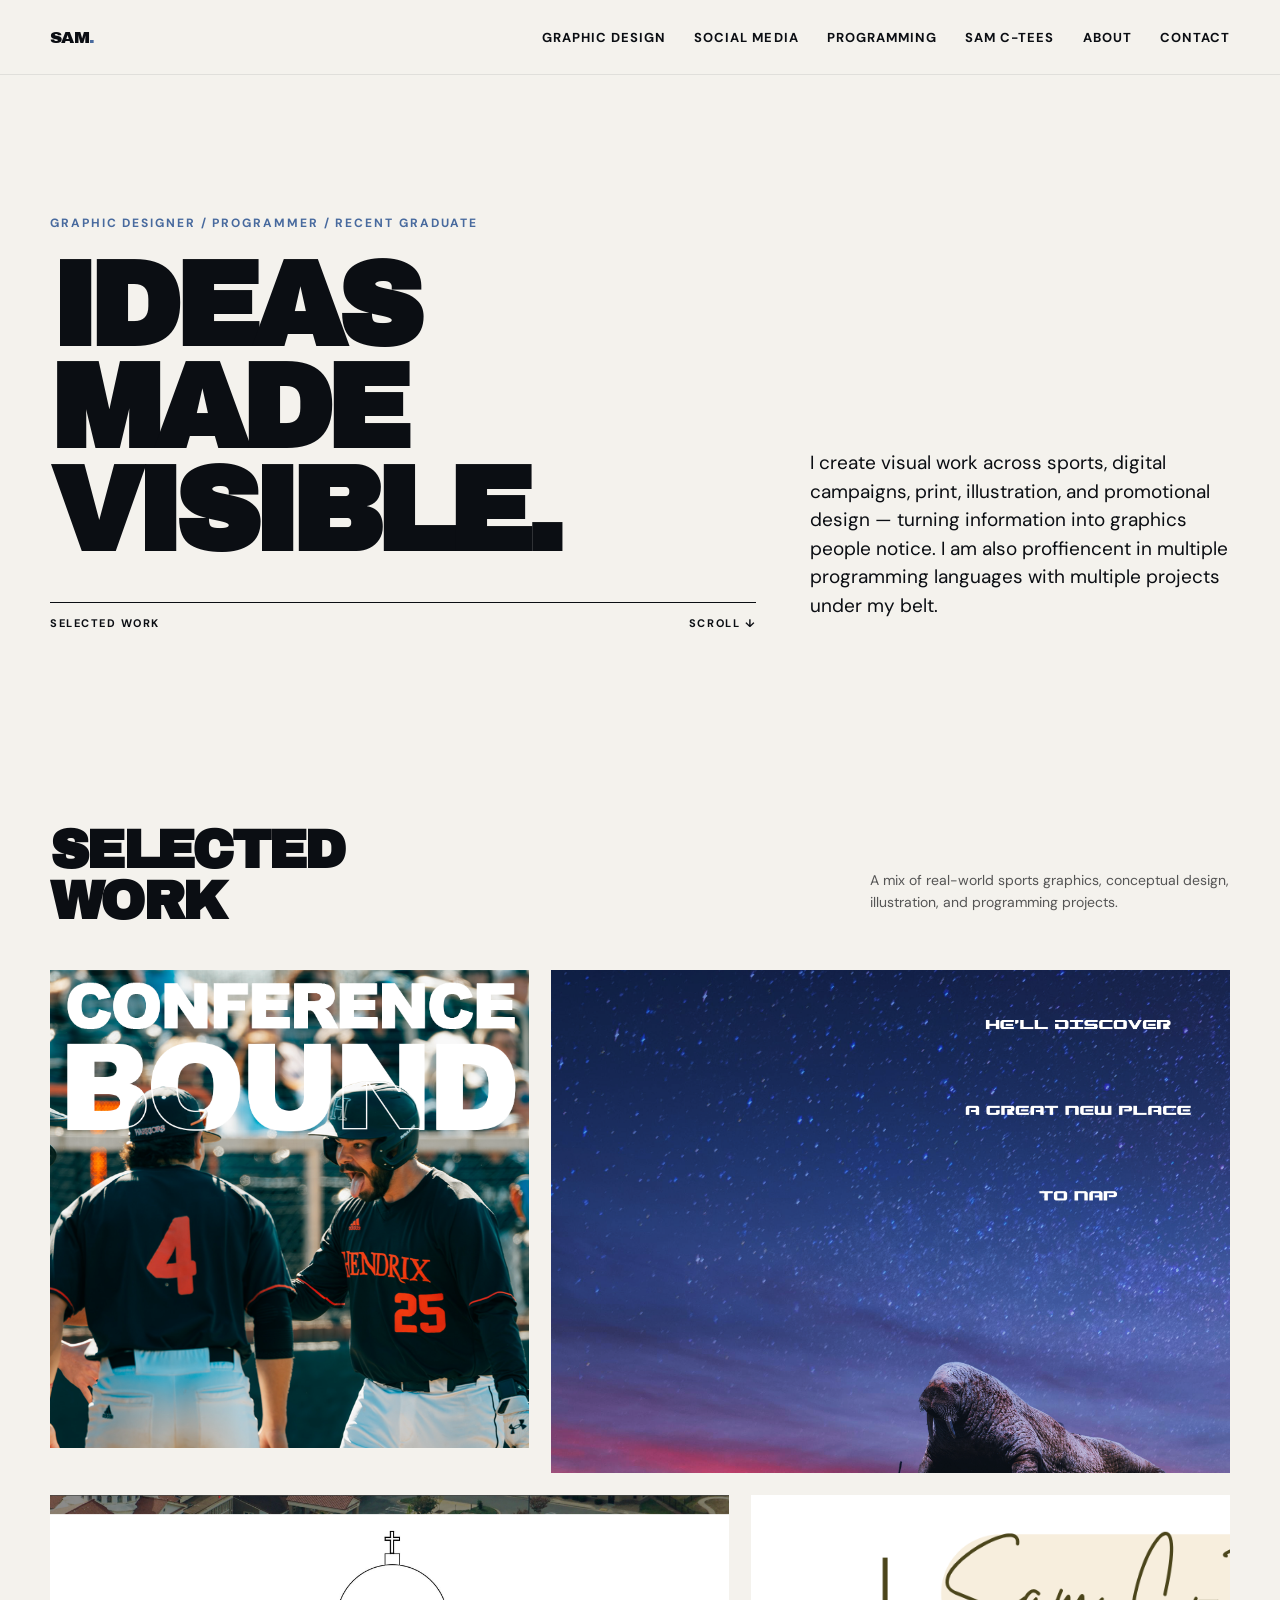
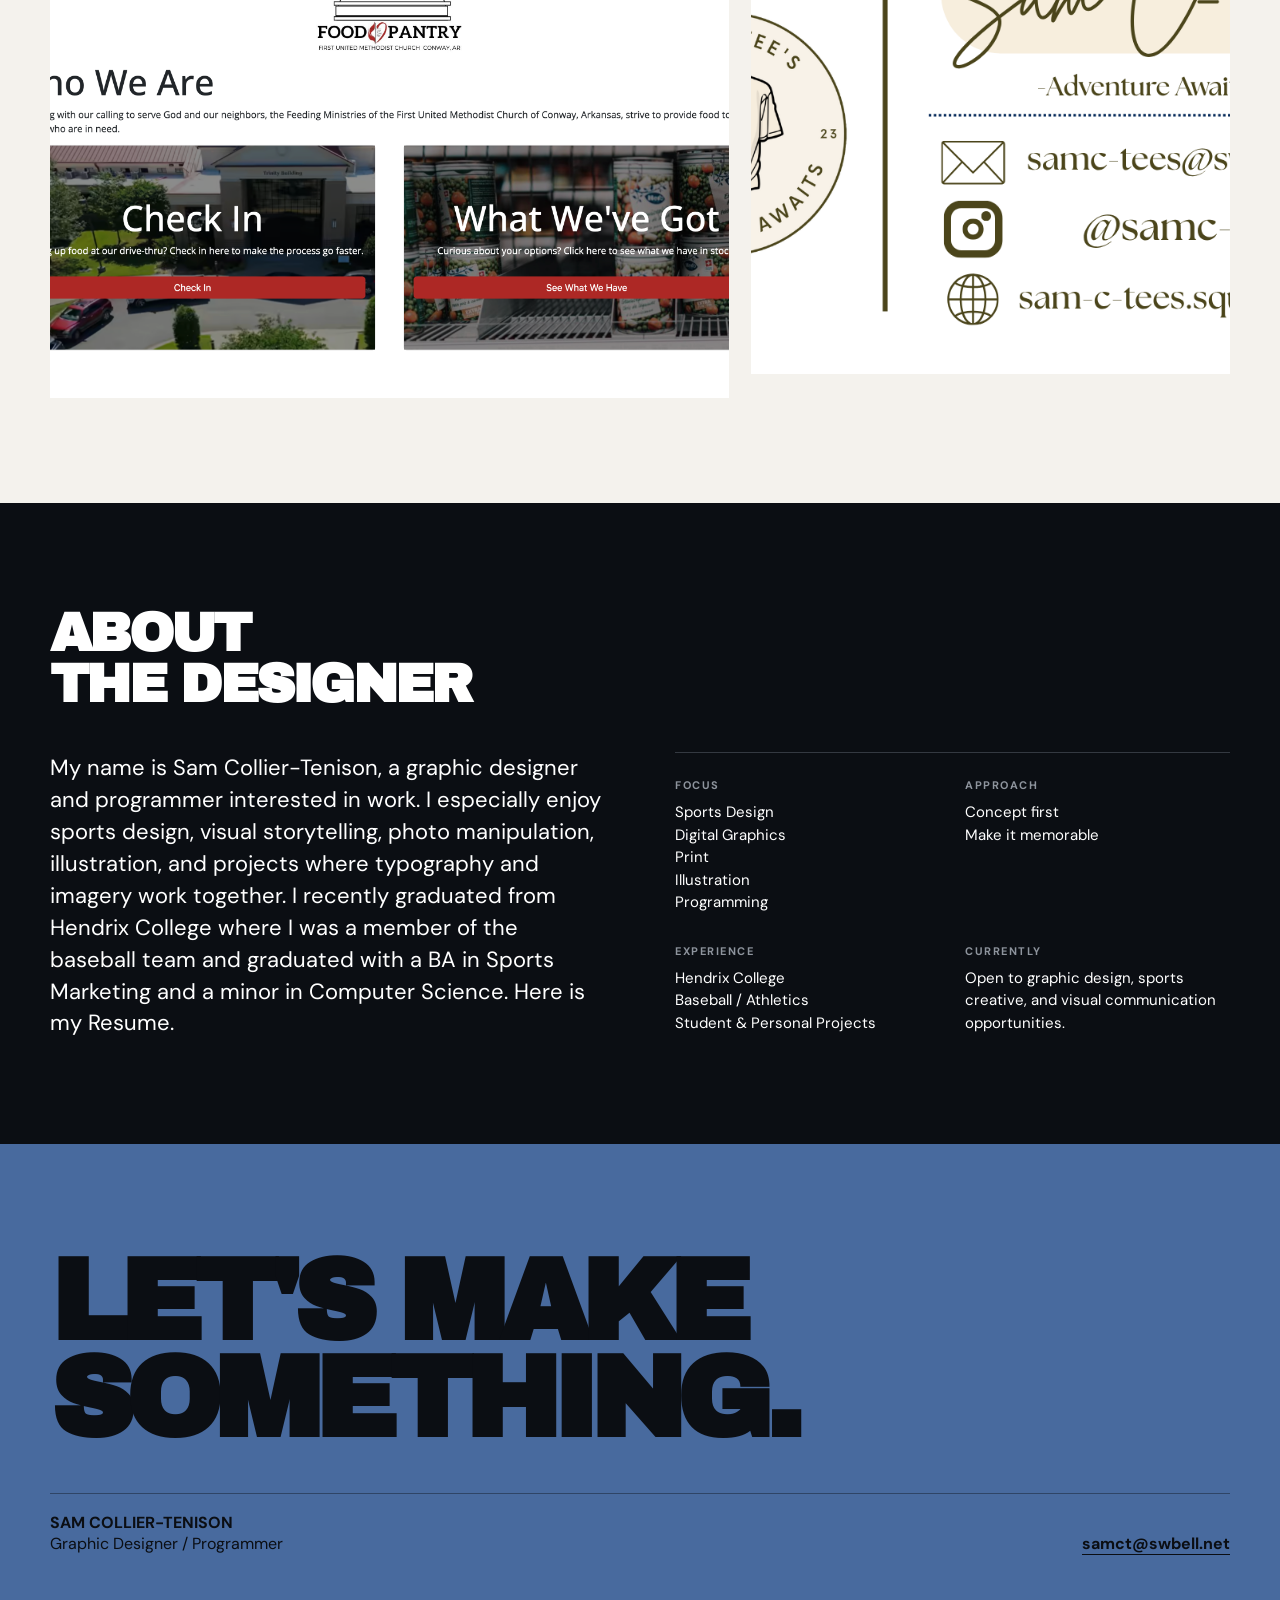
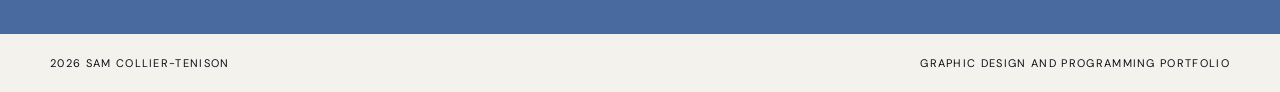
<file: index.html>
<!doctype html>
<html lang="en">
  <head>
    <meta charset="utf-8">
    <meta name="viewport" content="width=device-width, initial-scale=1">
  
    <link rel="stylesheet" href="style.css">
  
    <title>Sam Collier-Tenison — Graphic Designer</title>
    <meta name="description" content="Portfolio of Sam Collier-Tenison — graphic design, sports graphics, digital campaigns, print and illustration.">
  </head>
<body>
<nav>
  <div class="container nav-inner">
    <a class="logo" href="index.html">SAM<span>.</span></a>
    <button class="menu-toggle" type="button" aria-label="Open navigation" aria-expanded="false" aria-controls="mobile-nav">
      <span></span><span></span><span></span>
    </button>
    <div class="nav-links" id="mobile-nav">
      <a href="graphicdesign.html">Graphic Design</a>
      <a href="socialmedia.html">Social Media</a>
      <a href="programming.html">Programming</a>
      <a href="samctees.html">Sam C-Tees</a>
      <a href="index.html">About</a>
      <a href="#contact">Contact</a>
    </div></div>
  </div>
</nav>

<header class="container hero">
  <div>
    <div class="kicker">Graphic Designer / Programmer / Recent Graduate</div>
    <h1>IDEAS<br>MADE<br>VISIBLE.</h1>
    <div class="hero-rule"></div>
    <div class="scroll"><span>Selected work</span><span>Scroll ↓</span></div>
  </div>
  <p class="hero-copy">I create visual work across sports, digital campaigns, print, illustration, and promotional design — turning information into graphics people notice. I am also proffiencent in multiple programming languages with multiple projects under my belt.</p>
</header>

<section id="work" class="section container">
  <div class="section-head">
    <h2 class="section-title">SELECTED<br>WORK</h2>
    <p class="section-note">A mix of real-world sports graphics, conceptual design, illustration, and programming projects.</p>
  </div>
  <div class="work-grid">
    <a class="card" href="socialmedia.html"><img src="assets/conference.png" alt="Social Media Work"><div class="card-info"><div><div class="card-title">Social Media Work</div><div class="card-type">Sports / Social Media</div></div><span class="arrow">↗</span></div></a>
    <a class="card" href="graphicdesign.html"><img src="assets/wall-e.png" alt="Graphic Design Work"><div class="card-info"><div><div class="card-title">Graphic Design Work</div><div class="card-type">Photo / Typography</div></div><span class="arrow">↗</span></div></a>
    <a class="card" href="programming.html"><img src="assets/FoodPantry.png" alt="Programming Work"><div class="card-info"><div><div class="card-title">Programming Work</div><div class="card-type">Web Design / Databases / Mobile App / Game Design</div></div><span class="arrow">↗</span></div></a>
    <a class="card" href="samctees.html"><img src="assets/shirt6.png" alt="Sam C-Tees"><div class="card-info"><div><div class="card-title">Sam C-Tees</div><div class="card-type">Graphic Design / Social Media / Web Design</div></div><span class="arrow">↗</span></div></a>
  </div>
</section>

<section id="about" class="section about">
  <div class="container">
    <div class="section-head">
      <h2 class="section-title">ABOUT<br>THE DESIGNER</h2>
    </div>
    <div class="about-grid">
      <p>My name is Sam Collier-Tenison, a graphic designer and programmer interested in work. I especially enjoy sports design, visual storytelling, photo manipulation, illustration, and projects where typography and imagery work together. I recently graduated from Hendrix College where I was a member of the baseball team and graduated with a BA in Sports Marketing and a minor in Computer Science. Here is my <a href="documents/Samuel Collier-Tenison Resume.pdf" target="_blank">Resume</a>.</p>
      <div class="details">
        <div class="detail"><h3>Focus</h3><p>Sports Design<br>Digital Graphics<br>Print<br>Illustration<br>Programming</p></div>
        <div class="detail"><h3>Approach</h3><p>Concept first<br>Make it memorable</p></div>
        <div class="detail"><h3>Experience</h3><p>Hendrix College<br>Baseball / Athletics<br>Student & Personal Projects</p></div>
        <div class="detail"><h3>Currently</h3><p>Open to graphic design, sports creative, and visual communication opportunities.</p></div>
      </div>
    </div>
  </div>
</section>

<section id="contact" class="contact">
  <div class="container">
    <h2>LET'S MAKE<br>SOMETHING.</h2>
    <div class="contact-row">
      <div><strong>SAM COLLIER-TENISON</strong><br>Graphic Designer / Programmer</div>
      <div><a href="mailto:samct@swbell.net">samct@swbell.net</a></div>
    </div>
  </div>
</section>
<footer class="container"><span>2026 Sam Collier-Tenison</span><span>Graphic Design and Programming Portfolio</span></footer>

<script>
const menuButton = document.querySelector('.menu-toggle');
const mobileNav = document.querySelector('.nav-links');

if (menuButton && mobileNav) {
  menuButton.addEventListener('click', () => {
    const isOpen = mobileNav.classList.toggle('is-open');
    menuButton.classList.toggle('is-open', isOpen);
    menuButton.setAttribute('aria-expanded', isOpen);
    menuButton.setAttribute('aria-label', isOpen ? 'Close navigation' : 'Open navigation');
  });

  mobileNav.querySelectorAll('a').forEach(link => {
    link.addEventListener('click', () => {
      mobileNav.classList.remove('is-open');
      menuButton.classList.remove('is-open');
      menuButton.setAttribute('aria-expanded', 'false');
      menuButton.setAttribute('aria-label', 'Open navigation');
    });
  });
}
</script>
</body>
</html>
</file>
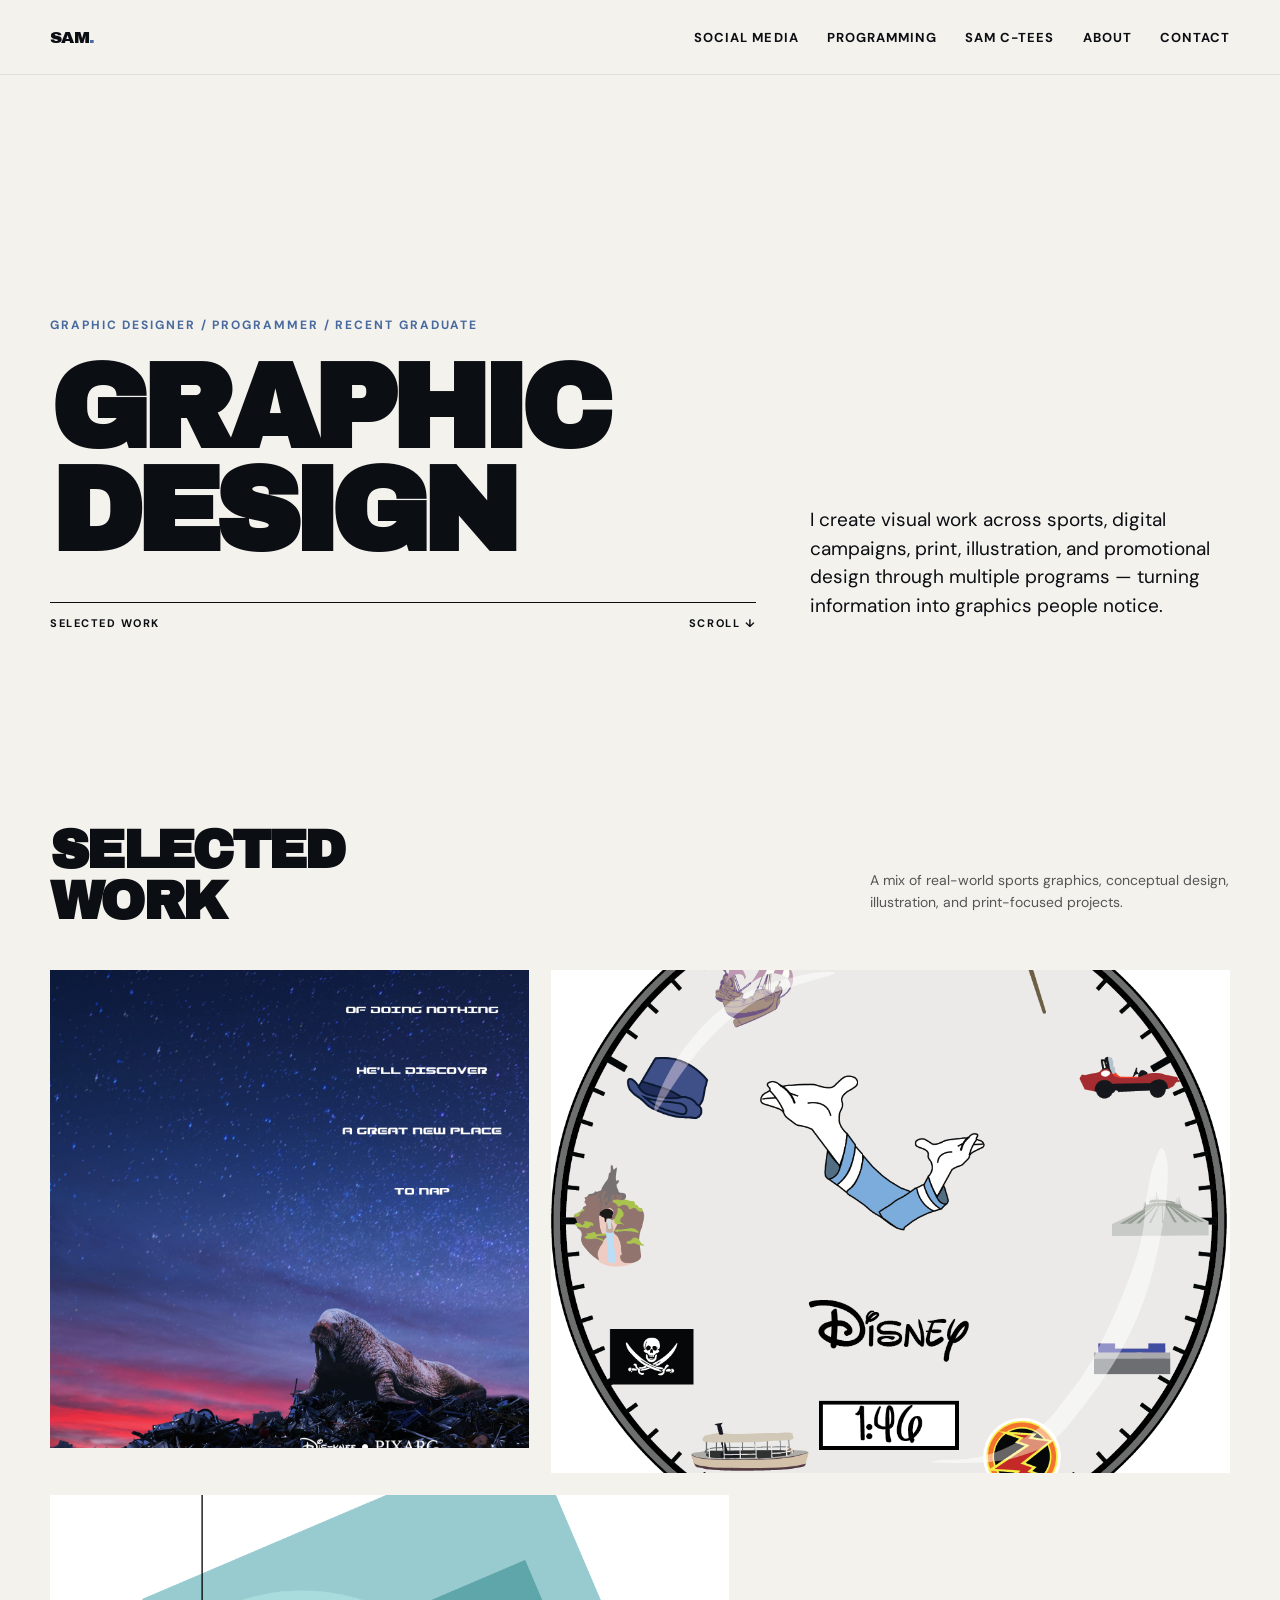
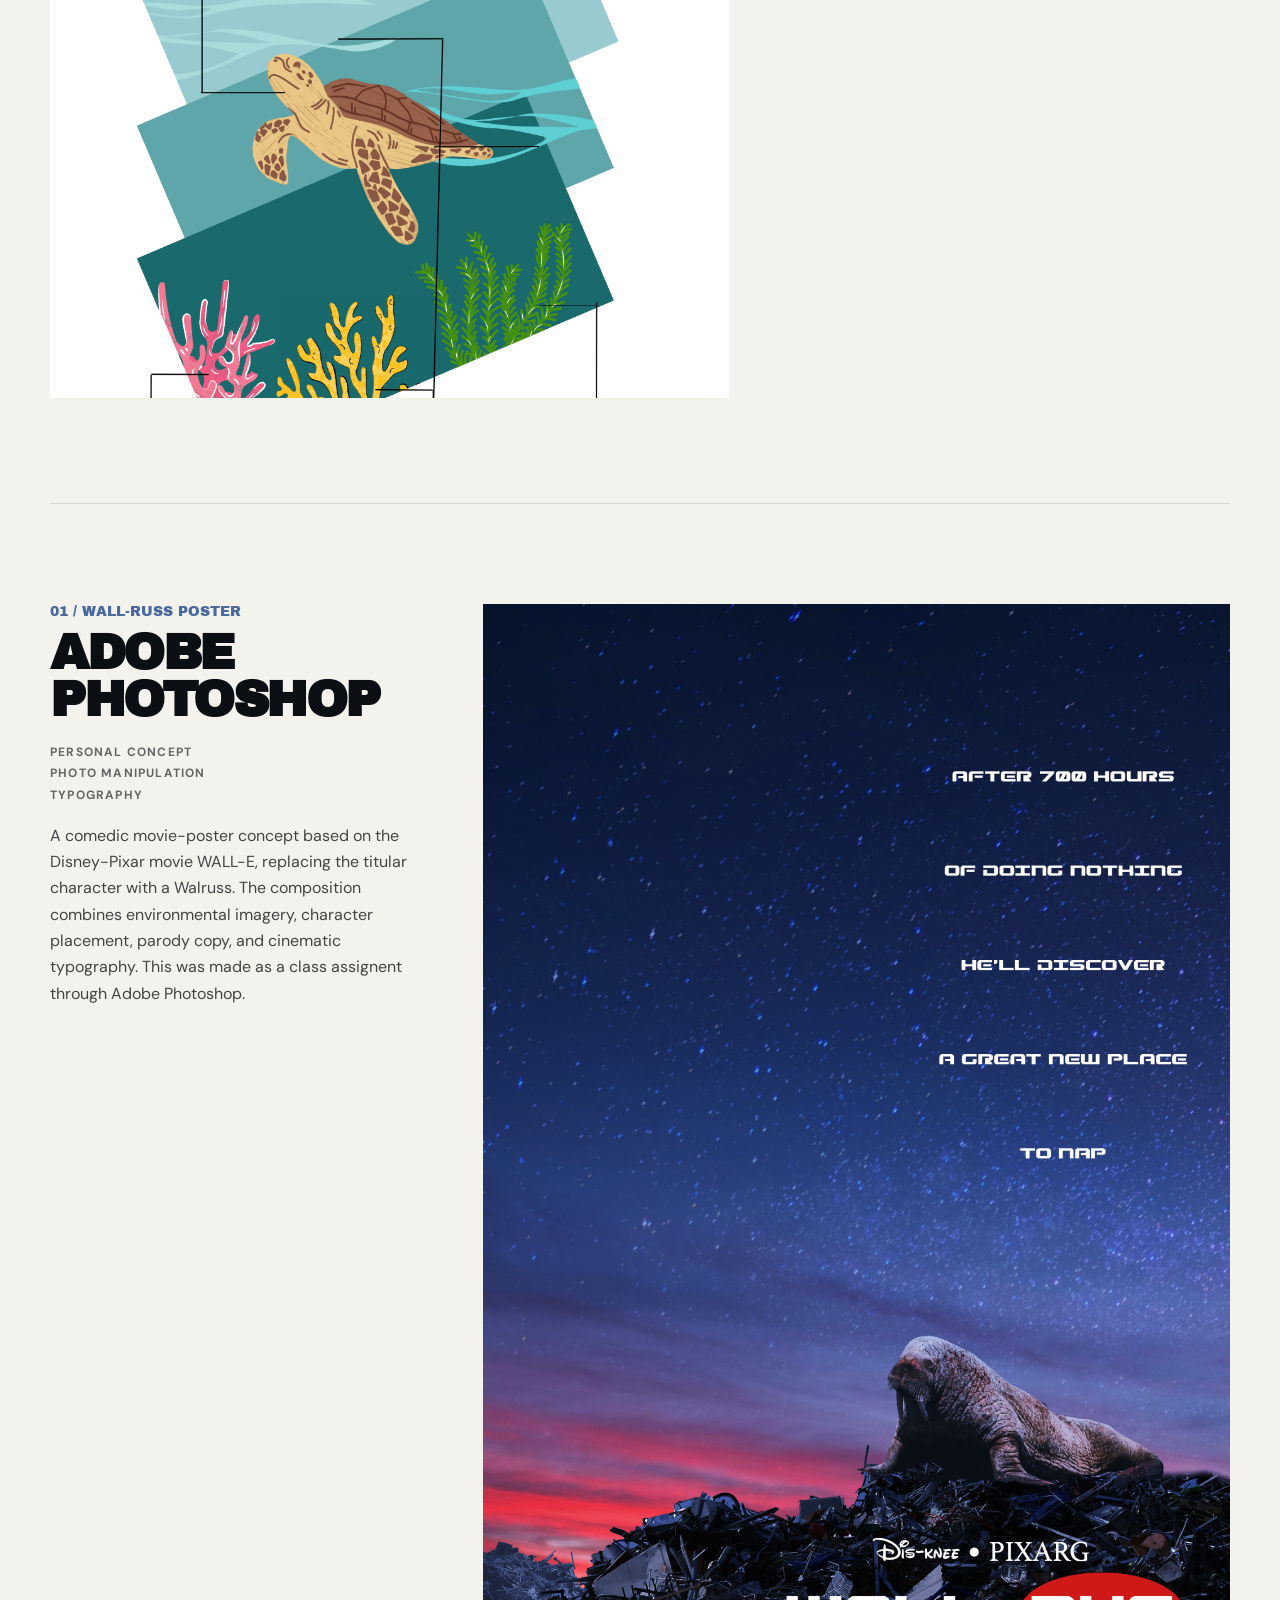
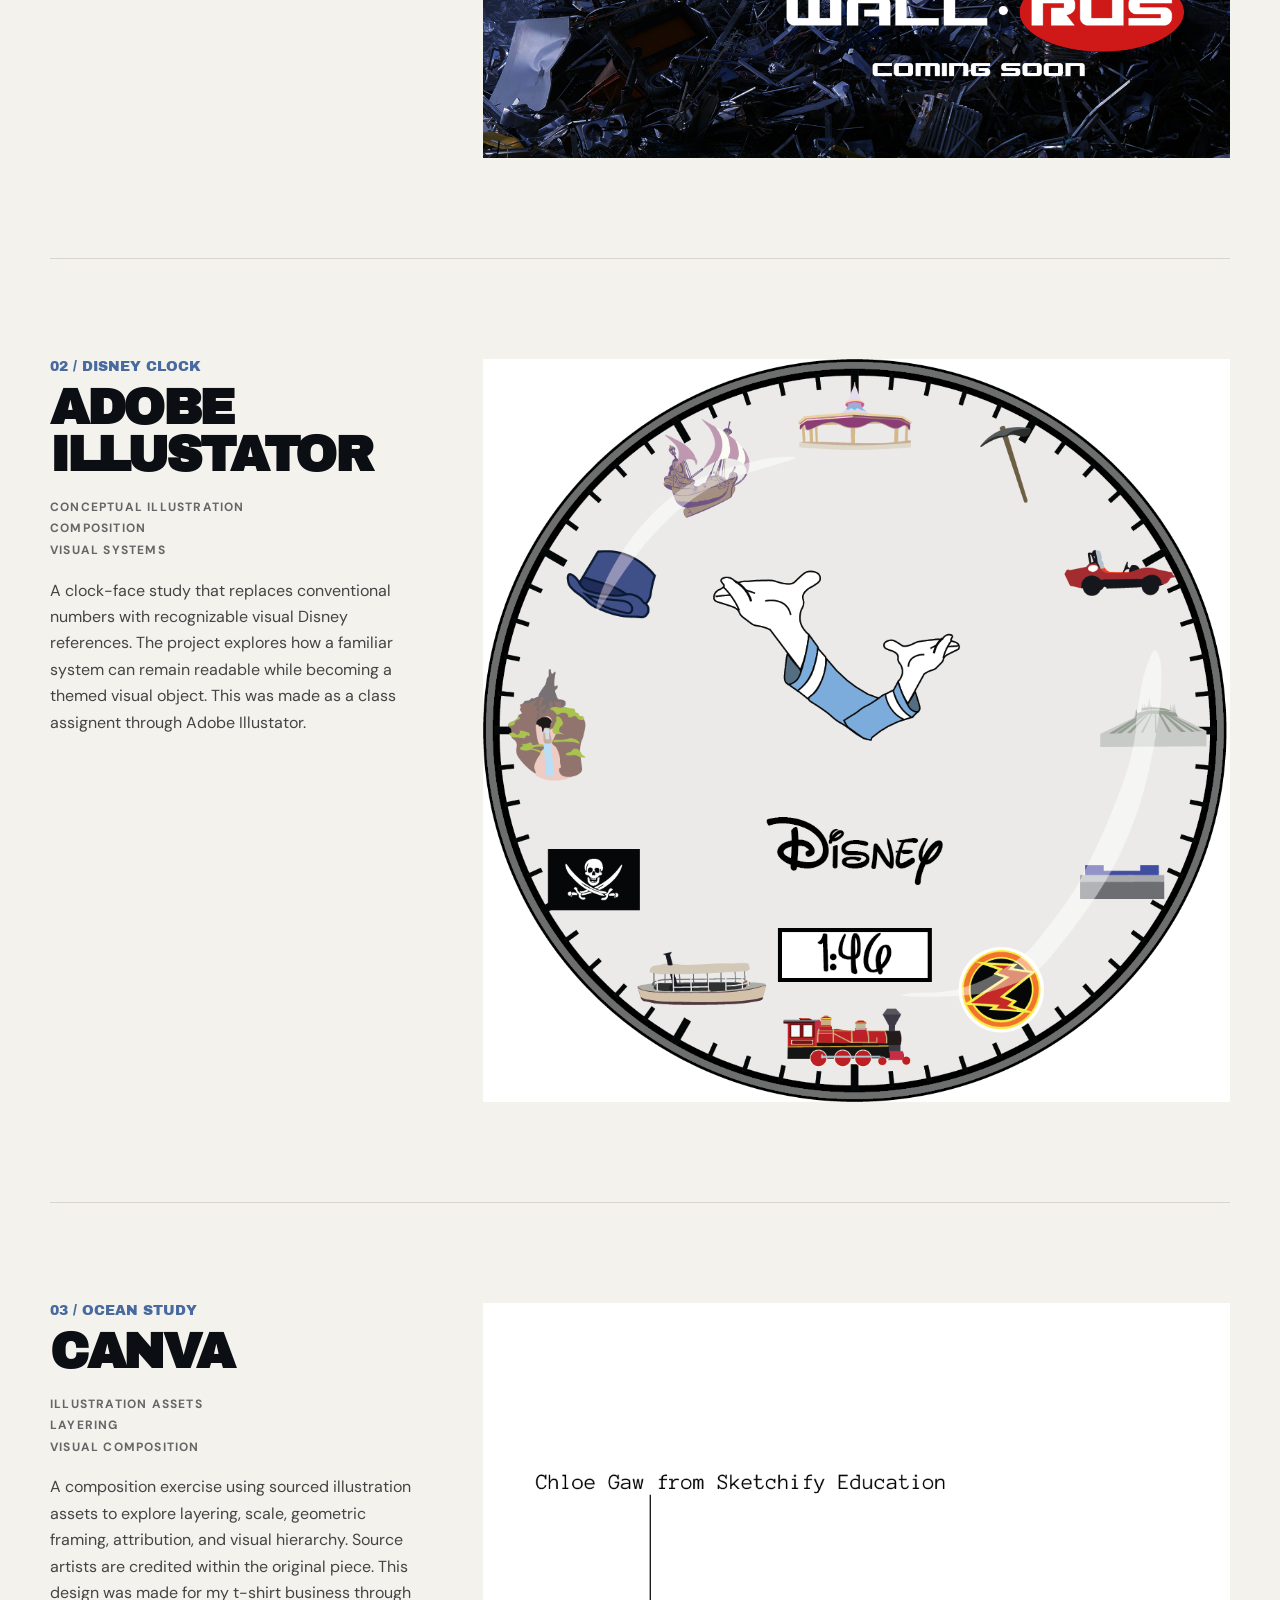
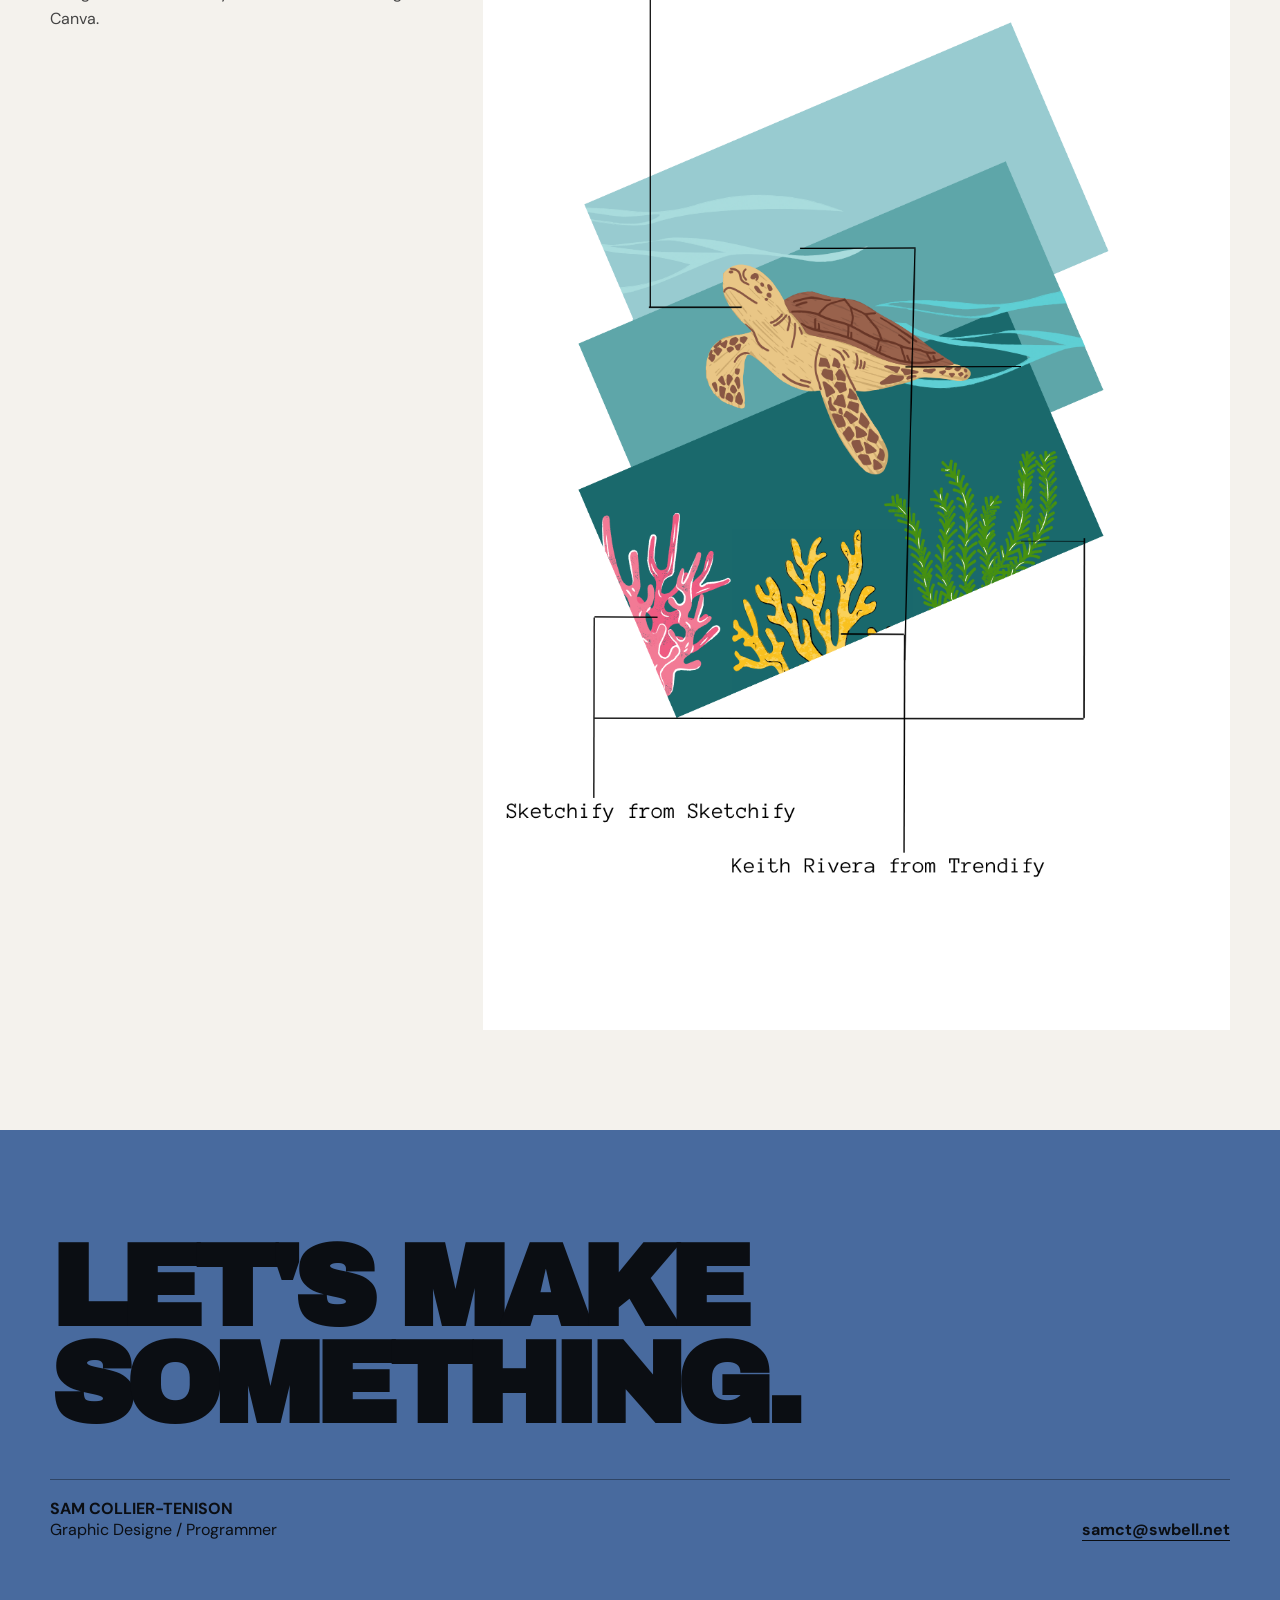
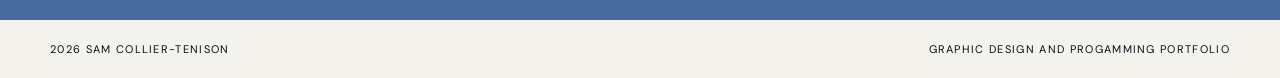
<file: graphicdesign.html>
<!doctype html>
<html lang="en">
  <head>
    <meta charset="utf-8">
    <meta name="viewport" content="width=device-width, initial-scale=1">
  
    <link rel="stylesheet" href="style.css">
  
    <title>Sam Collier-Tenison — Graphic Designer</title>
    <meta name="description" content="Portfolio of Sam Collier-Tenison — graphic design, sports graphics, digital campaigns, print and illustration.">
  </head>
<body>
    <nav>
        <div class="container nav-inner">
          <a class="logo" href="index.html">SAM<span>.</span></a>
          <button class="menu-toggle" type="button" aria-label="Open navigation" aria-expanded="false" aria-controls="mobile-nav">
      <span></span><span></span><span></span>
    </button>
    <div class="nav-links" id="mobile-nav">
            <a href="socialmedia.html">Social Media</a>
            <a href="programming.html">Programming</a>
            <a href="samctees.html">Sam C-Tees</a>
            <a href="index.html#about">About</a>
            <a href="#contact">Contact</a>
          </div>
        </div>
      </nav>

<header class="container hero">
  <div>
    <div class="kicker">Graphic Designer / Programmer / Recent Graduate</div>
    <h1>GRAPHIC<br>DESIGN</h1>
    <div class="hero-rule"></div>
    <div class="scroll"><span>Selected work</span><span>Scroll ↓</span></div>
  </div>
  <p class="hero-copy">I create visual work across sports, digital campaigns, print, illustration, and promotional design through multiple programs — turning information into graphics people notice.</p>
</header>

<section id="work" class="section container">
  <div class="section-head">
    <h2 class="section-title">SELECTED<br>WORK</h2>
    <p class="section-note">A mix of real-world sports graphics, conceptual design, illustration, and print-focused projects.</p>
  </div>
  <div class="work-grid">
    <a class="card" href="#walle"><img src="assets/wall-e.png" alt="WALL-E parody movie poster"><div class="card-info"><div><div class="card-title">Adobe Photoshop</div><div class="card-type">Photo / Typography</div></div><span class="arrow">↗</span></div></a>
    <a class="card" href="#clock"><img src="assets/clock.png" alt="Disney clock face design"><div class="card-info"><div><div class="card-title">Adobe Illustator</div><div class="card-type">Conceptual Design</div></div><span class="arrow">↗</span></div></a>
    <a class="card" href="#illustration"><img src="assets/ocean.png" alt="Layered turtle illustration composition"><div class="card-info"><div><div class="card-title">Canva</div><div class="card-type">Composition Study</div></div><span class="arrow">↗</span></div></a>
  </div>
</section>


<section id="walle" class="project container">
  <div class="project-grid">
    <div><div class="project-number">01 / WALL-RUSS POSTER</div><h2>ADOBE<br>PHOTOSHOP</h2><div class="project-meta">Personal Concept<br>Photo Manipulation<br>Typography</div><p>A comedic movie-poster concept based on the Disney-Pixar movie WALL-E, replacing the titular character with a Walruss. The composition combines environmental imagery, character placement, parody copy, and cinematic typography. This was made as a class assignent through Adobe Photoshop.</p></div>
    <div class="project-image"><img src="assets/wall-e.png" alt="WALL-E poster concept"></div>
  </div>
</section>


<section id="clock" class="project container">
  <div class="project-grid">
    <div><div class="project-number">02 / DISNEY CLOCK</div><h2>ADOBE<br>ILLUSTATOR</h2><div class="project-meta">Conceptual Illustration<br>Composition<br>Visual Systems</div><p>A clock-face study that replaces conventional numbers with recognizable visual Disney references. The project explores how a familiar system can remain readable while becoming a themed visual object. This was made as a class assignent through Adobe Illustator.</p></div>
    <div class="project-image"><img src="assets/clock.png" alt="Disney clock design"></div>
  </div>
</section>

<section id="illustration" class="project container">
  <div class="project-grid">
    <div><div class="project-number">03 / OCEAN STUDY</div><h2>CANVA</h2><div class="project-meta">Illustration Assets<br>Layering<br>Visual Composition</div><p>A composition exercise using sourced illustration assets to explore layering, scale, geometric framing, attribution, and visual hierarchy. Source artists are credited within the original piece. This design was made for my t-shirt business through Canva.</p></div>
    <div class="project-image"><img src="assets/ocean.png" alt="Layered turtle illustration composition"></div>
  </div>
</section>

<section id="contact" class="contact">
  <div class="container">
    <h2>LET'S MAKE<br>SOMETHING.</h2>
    <div class="contact-row">
      <div><strong>SAM COLLIER-TENISON</strong><br>Graphic Designe / Programmer</div>
      <div><a href="mailto:samct@swbell.net">samct@swbell.net</a></div>
    </div>
  </div>
</section>
<footer class="container"><span>2026 Sam Collier-Tenison</span><span>Graphic Design and Progamming Portfolio</span></footer>

<script>
const menuButton = document.querySelector('.menu-toggle');
const mobileNav = document.querySelector('.nav-links');

if (menuButton && mobileNav) {
  menuButton.addEventListener('click', () => {
    const isOpen = mobileNav.classList.toggle('is-open');
    menuButton.classList.toggle('is-open', isOpen);
    menuButton.setAttribute('aria-expanded', isOpen);
    menuButton.setAttribute('aria-label', isOpen ? 'Close navigation' : 'Open navigation');
  });

  mobileNav.querySelectorAll('a').forEach(link => {
    link.addEventListener('click', () => {
      mobileNav.classList.remove('is-open');
      menuButton.classList.remove('is-open');
      menuButton.setAttribute('aria-expanded', 'false');
      menuButton.setAttribute('aria-label', 'Open navigation');
    });
  });
}
</script>
</body>
</html>
</file>
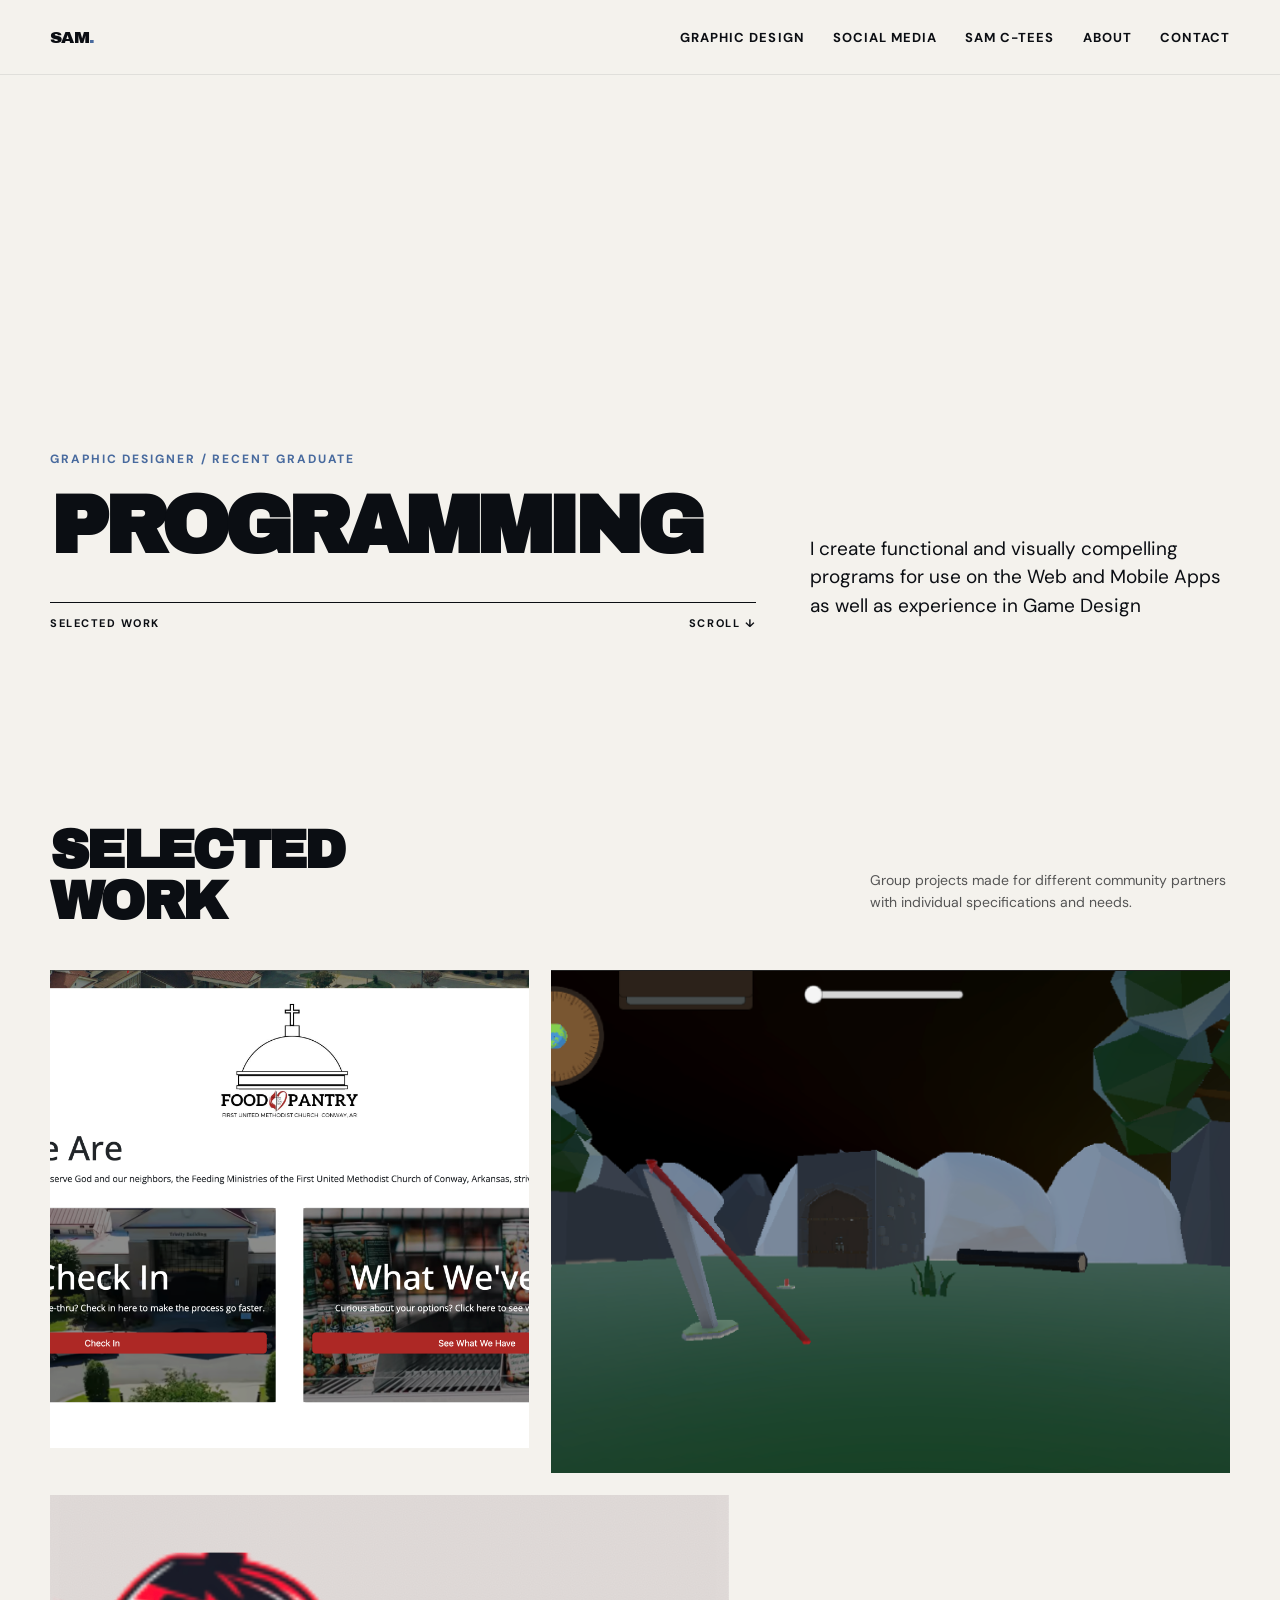
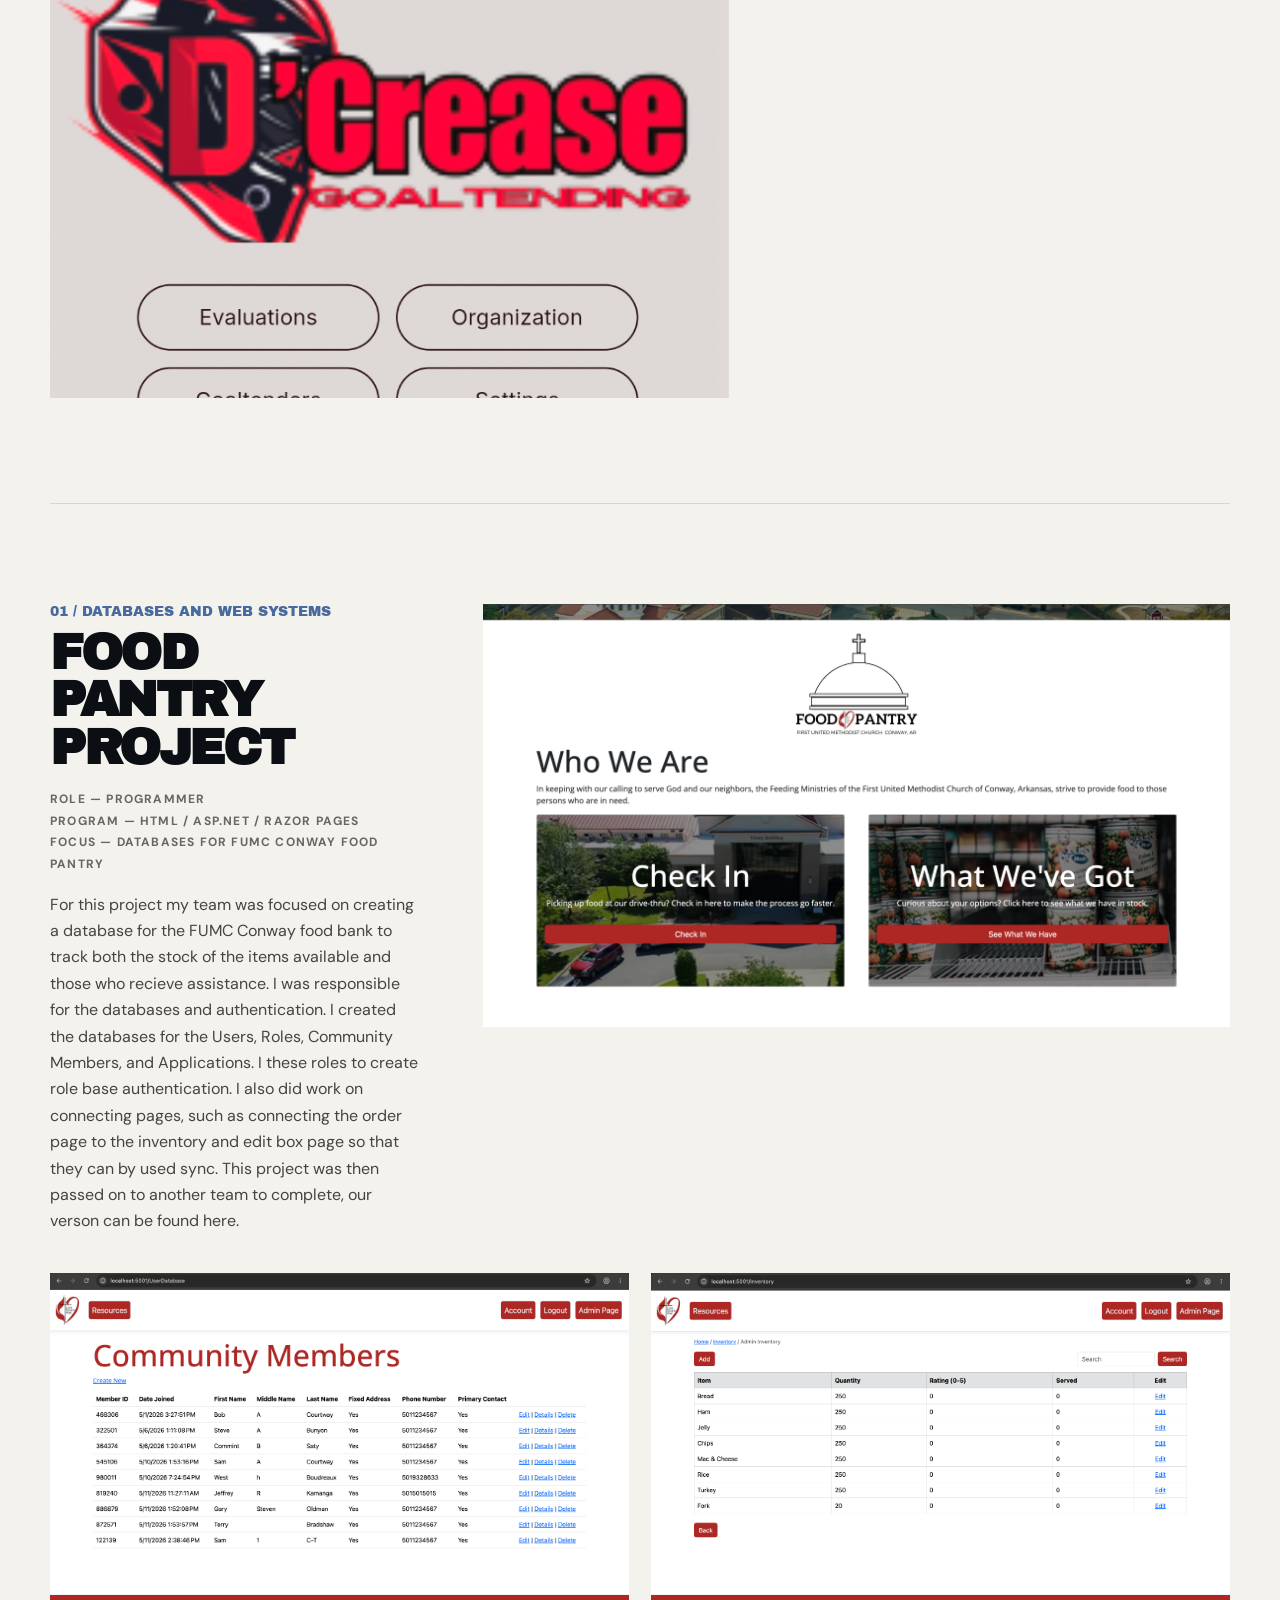
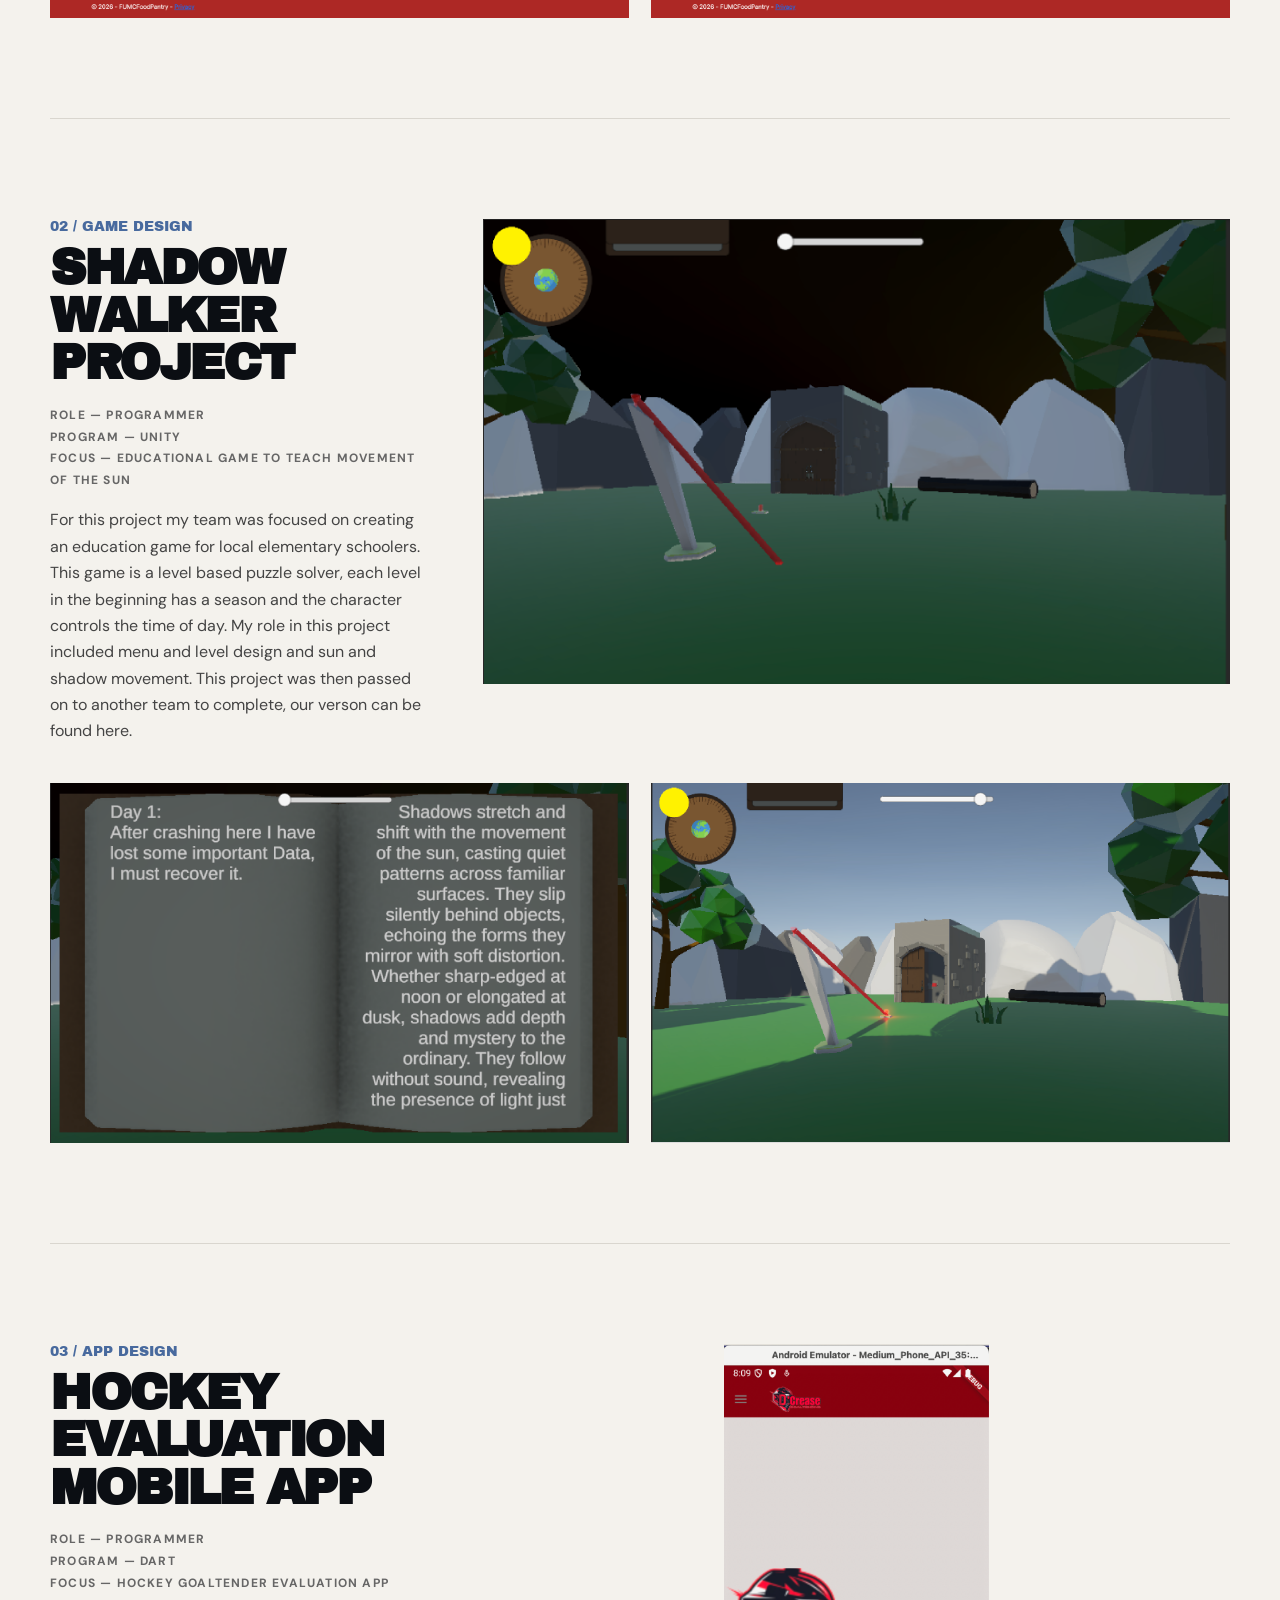
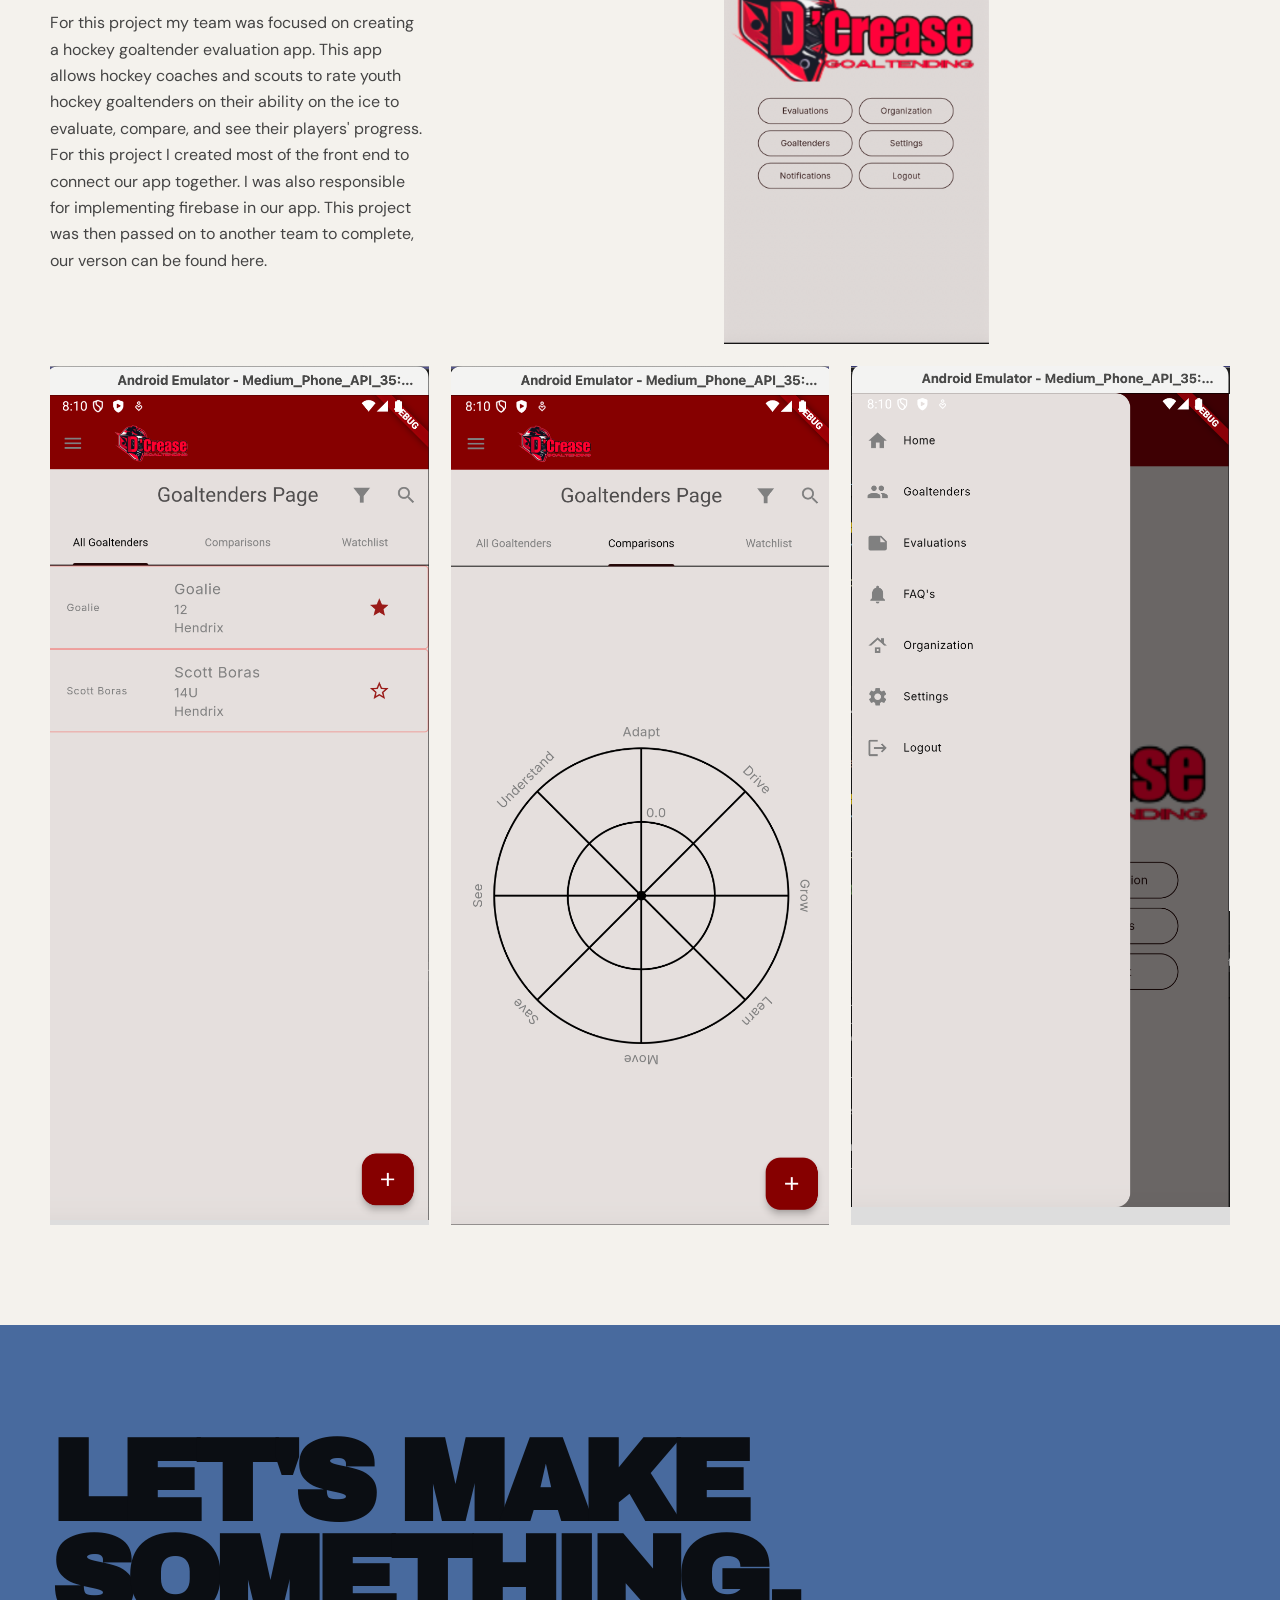
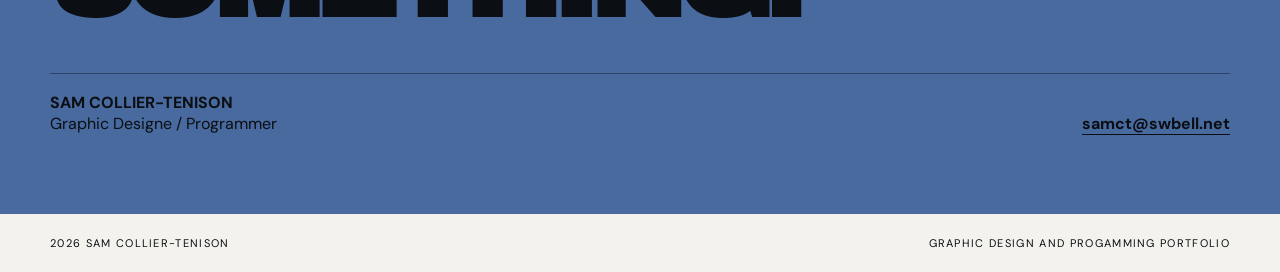
<file: programming.html>
<!doctype html>
<html lang="en">
  <head>
    <meta charset="utf-8">
    <meta name="viewport" content="width=device-width, initial-scale=1">
  
    <link rel="stylesheet" href="style.css">
  
    <title>Sam Collier-Tenison — Graphic Designer</title>
    <meta name="description" content="Portfolio of Sam Collier-Tenison — graphic design, sports graphics, digital campaigns, print and illustration.">
  </head>
<body>
  <nav>
    <div class="container nav-inner">
      <a class="logo" href="index.html">SAM<span>.</span></a>
      <button class="menu-toggle" type="button" aria-label="Open navigation" aria-expanded="false" aria-controls="mobile-nav">
      <span></span><span></span><span></span>
    </button>
    <div class="nav-links" id="mobile-nav">
        <a href="graphicdesign.html">Graphic Design</a>
        <a href="socialmedia.html">Social Media</a>
        <a href="samctees.html">Sam C-Tees</a>
        <a href="index.html#about">About</a>
        <a href="#contact">Contact</a>
      </div>
    </div>
  </nav>
<header class="container hero">
  <div>
    <div class="kicker">Graphic Designer / Recent Graduate</div>
    <h4>PROGRAMMING</h4>
    <div class="hero-rule"></div>
    <div class="scroll"><span>Selected Work</span><span>Scroll ↓</span></div>
  </div>
  <p class="hero-copy">I create functional and visually compelling programs for use on the Web and Mobile Apps as well as experience in Game Design </p>
</header>

<section id="work" class="section container">
    <div class="section-head">
      <h2 class="section-title">SELECTED<br>WORK</h2>
      <p class="section-note">Group projects made for different community partners with individual specifications and needs.</p>
    </div>
    <div class="work-grid">
      <a class="card" href="#foodpantry"><img src="assets/FoodPantry.png" alt="Main page for Food Pantry Project"><div class="card-info"><div><div class="card-title">Web Design</div><div class="card-type">HTML / ASP.NET / Razor Pages</div></div><span class="arrow">↗</span></div></a>
      <a class="card" href="#shadow"><img src="assets/ShadowGame.png" alt="Shadow Game"><div class="card-info"><div><div class="card-title">Game Dev / Edutainment</div><div class="card-type">Unity</div></div><span class="arrow">↗</span></div></a>
      <a class="card" href="#hockey"><img src="assets/hockeyhome.png" alt="Hockey Evaluation"><div class="card-info"><div><div class="card-title">App Design</div><div class="card-type">Dart / Firebase</div></div><span class="arrow">↗</span></div></a>
  </section>
  
  <section id="foodpantry" class="project container">
    <div class="project-grid">
      <div>
        <div class="project-number">01 / DATABASES AND WEB SYSTEMS</div>
        <h2>FOOD<br>PANTRY<br>PROJECT</h2>
        <div class="project-meta">Role — Programmer<br>Program — HTML / ASP.net / Razor Pages<br>Focus — Databases for FUMC Conway Food Pantry</div>
        <p>For this project my team was focused on creating a database for the FUMC Conway food bank to track both the stock of the items available and those who recieve assistance. I was responsible for the databases and authentication. I created the databases for the Users, Roles, Community Members, and Applications. I these roles to create role base authentication. I also did work on connecting pages, such as connecting the order page to the inventory and edit box page so that they can by used sync. This project was then passed on to another team to complete, our verson can be found <a href="https://github.com/SamCT6/FUMCFoodPantryWithAuth" target="_blank">here</a>.</p>
      </div>
      <div class="project-image"><img src="assets/FoodPantry.png" alt="food pantry home page"></div>
    </div>
    <div style="margin-top:22px;display:grid;grid-template-columns:1fr 1fr;gap:22px">
      <div class="project-image"><img src="assets/community.png" alt="food pantry community page"></div>
      <div class="project-image"><img src="assets/inventory.png" alt="food pantry inventory page"></div>
    </div>
  </section>

  <section id="Shadow" class="project container">
    <div class="project-grid">
      <div>
        <div class="project-number">02 / GAME DESIGN</div>
        <h2>SHADOW<br>WALKER<br>PROJECT</h2>
        <div class="project-meta">Role — Programmer<br>Program — Unity<br>Focus — Educational game to teach movement of the sun</div>
        <p>For this project my team was focused on creating an education game for local elementary schoolers. This game is a level based puzzle solver, each level in the beginning has a season and the character controls the time of day. My role in this project included menu and level design and sun and shadow movement. This project was then passed on to another team to complete, our verson can be found <a href="https://github.com/HaydenMoussa/ShadowGame/tree/main/ShadowGame/.vscode" target="_blank">here</a>.</p>
      </div>
      <div class="project-image"><img src="assets/ShadowGame.png" alt="food pantry home page"></div>
    </div>
    <div style="margin-top:22px;display:grid;grid-template-columns:1fr 1fr;gap:22px">
      <div class="project-image"><img src="assets/ShadowJournal.png" alt="shadow game journal"></div>
      <div class="project-image"><img src="assets/ShadowDay.png" alt="shadow game daytime"></div>
    </div>
  </section>

  <section id="hockey" class="project container">
    <div class="project-grid">
      <div>
        <div class="project-number">03 / APP DESIGN</div>
        <h2>HOCKEY EVALUATION<br>MOBILE APP</h2>
        <div class="project-meta">Role — Programmer<br>Program — Dart<br>Focus — Hockey goaltender evaluation app</div>
        <p>For this project my team was focused on creating a hockey goaltender evaluation app. This app allows hockey coaches and scouts to rate youth hockey goaltenders on their ability on the ice to evaluate, compare, and see their players' progress. For this project I created most of the front end to connect our app together. I was also responsible for implementing firebase in our app. This project was then passed on to another team to complete, our verson can be found <a href="https://github.com/hamjac5334/HockeyContract" target="_blank">here</a>.</p>
      </div>
      <div class="hockey"><img src="assets/hockeyhome.png" alt="food pantry home page" height="600px"></div>
    </div>
    <div style="margin-top:22px;display:grid;grid-template-columns:1fr 1fr 1fr;gap:22px">
      <div class="project-image"><img src="assets/goalies.png" alt="goalis page"></div>
      <div class="project-image"><img src="assets/hockeyeval.png" alt="evaluation slide"></div>
      <div class="project-image"><img src="assets/hockeyside.png" alt="side bar"></div>
    </div>
  </section>

  <section id="contact" class="contact">
    <div class="container">
      <h2>LET'S MAKE<br>SOMETHING.</h2>
      <div class="contact-row">
        <div><strong>SAM COLLIER-TENISON</strong><br>Graphic Designe / Programmer</div>
        <div><a href="mailto:samct@swbell.net">samct@swbell.net</a></div>
      </div>
    </div>
  </section>
  <footer class="container"><span>2026 Sam Collier-Tenison</span><span>Graphic Design and Progamming Portfolio</span></footer>
  
<script>
const menuButton = document.querySelector('.menu-toggle');
const mobileNav = document.querySelector('.nav-links');

if (menuButton && mobileNav) {
  menuButton.addEventListener('click', () => {
    const isOpen = mobileNav.classList.toggle('is-open');
    menuButton.classList.toggle('is-open', isOpen);
    menuButton.setAttribute('aria-expanded', isOpen);
    menuButton.setAttribute('aria-label', isOpen ? 'Close navigation' : 'Open navigation');
  });

  mobileNav.querySelectorAll('a').forEach(link => {
    link.addEventListener('click', () => {
      mobileNav.classList.remove('is-open');
      menuButton.classList.remove('is-open');
      menuButton.setAttribute('aria-expanded', 'false');
      menuButton.setAttribute('aria-label', 'Open navigation');
    });
  });
}
</script>
</body>
  </html>
</file>
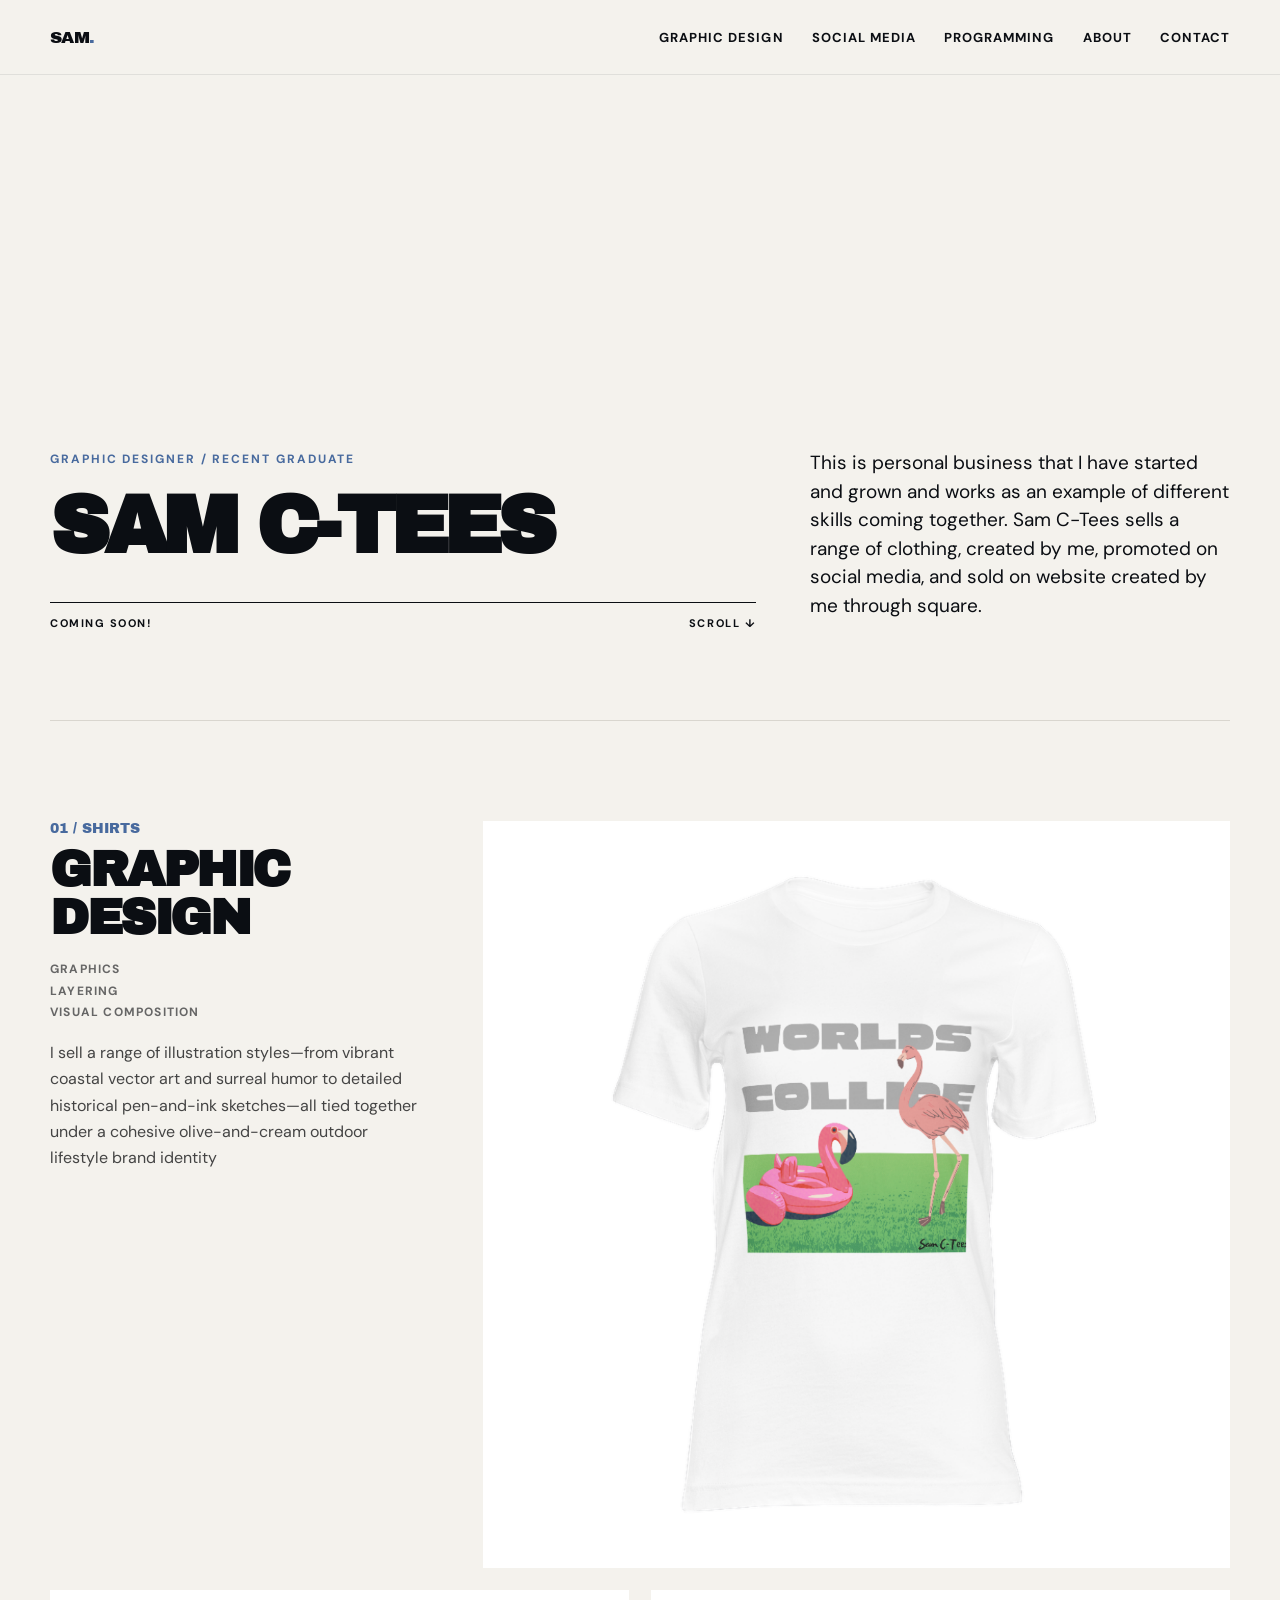
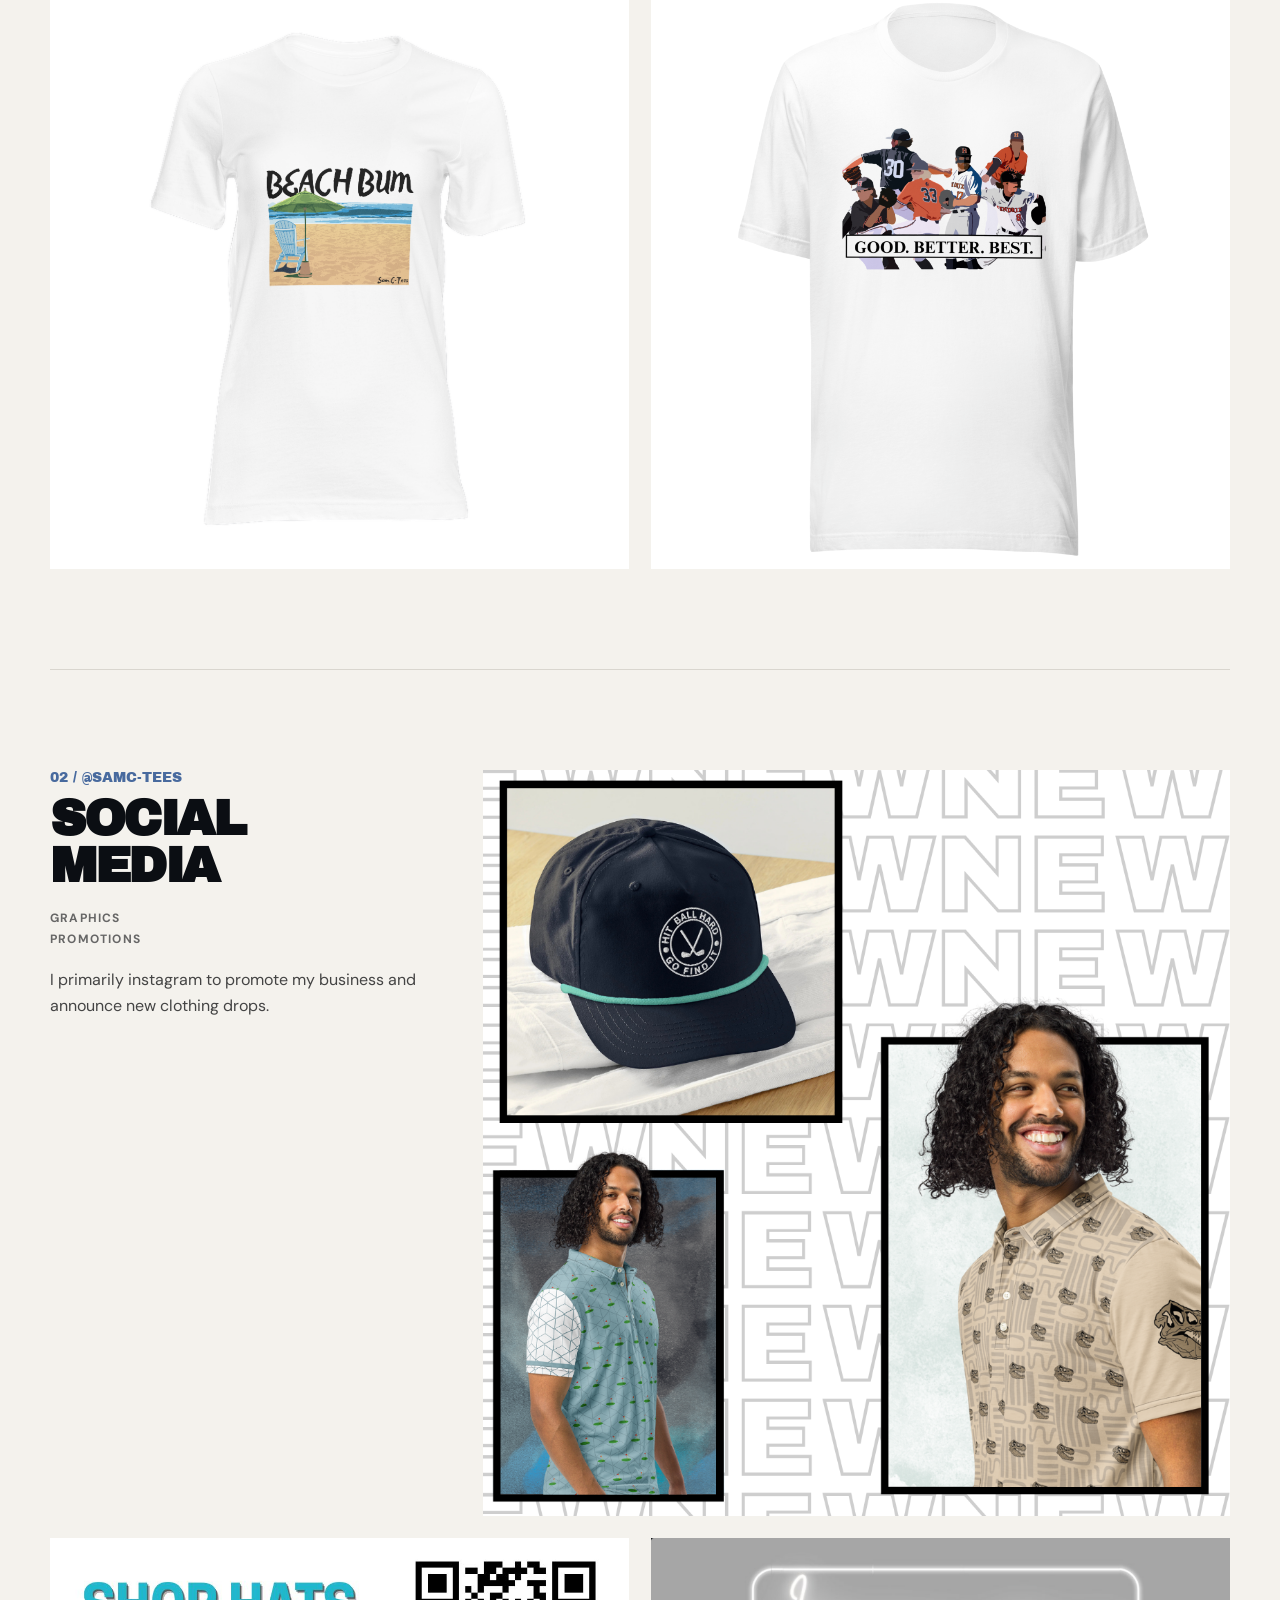
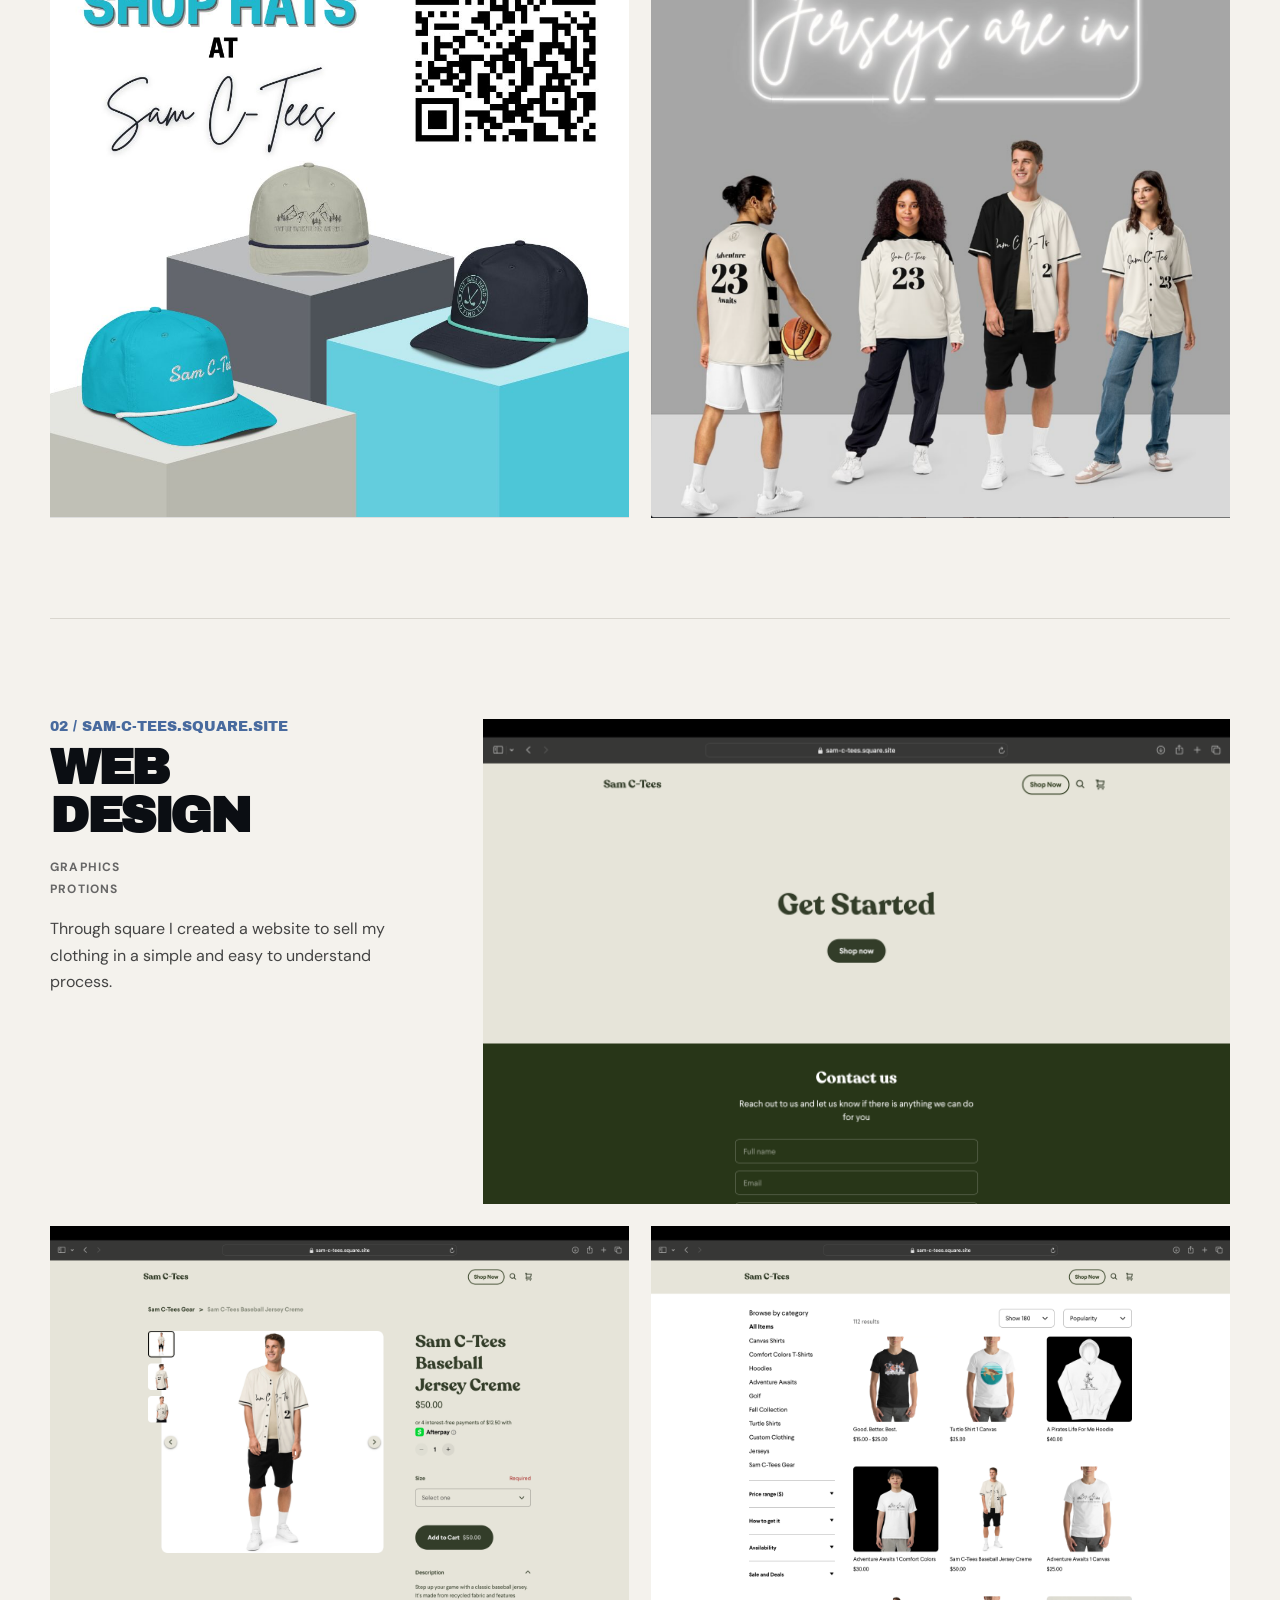
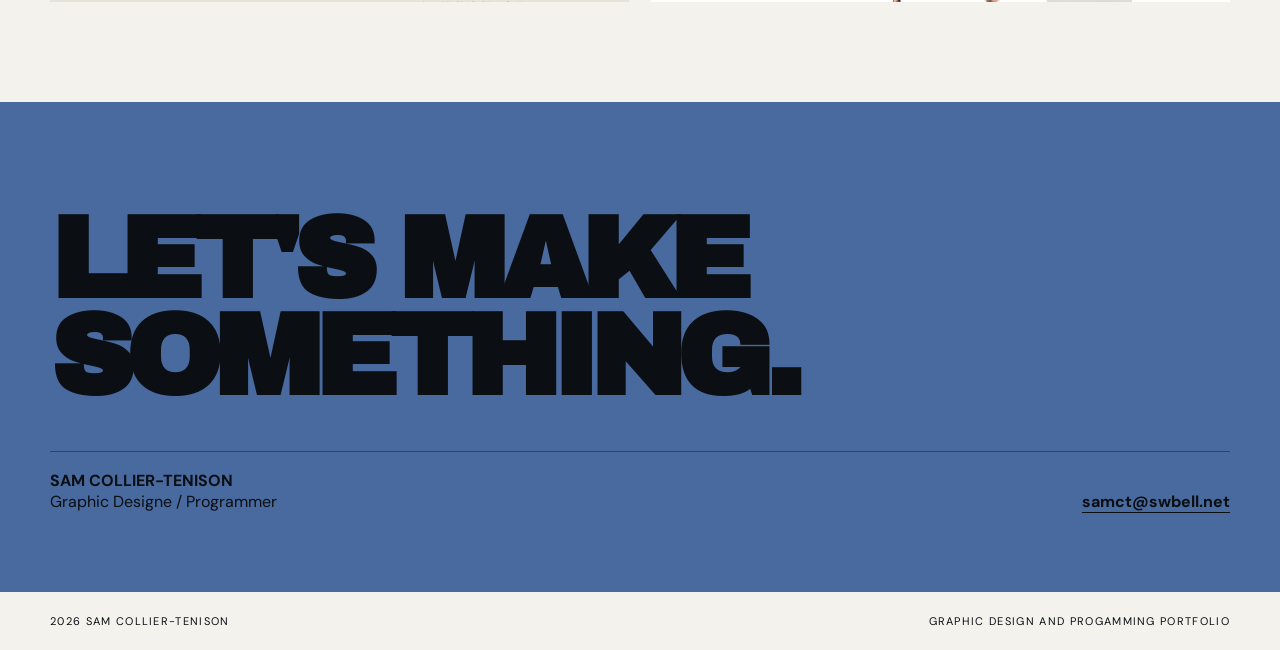
<file: samctees.html>
<!doctype html>
<html lang="en">
  <head>
    <meta charset="utf-8">
    <meta name="viewport" content="width=device-width, initial-scale=1">
  
    <link rel="stylesheet" href="style.css">
  
    <title>Sam Collier-Tenison — Graphic Designer</title>
    <meta name="description" content="Portfolio of Sam Collier-Tenison — graphic design, sports graphics, digital campaigns, print and illustration.">
  </head>
<body>
  <nav>
    <div class="container nav-inner">
      <a class="logo" href="index.html">SAM<span>.</span></a>
      <button class="menu-toggle" type="button" aria-label="Open navigation" aria-expanded="false" aria-controls="mobile-nav">
      <span></span><span></span><span></span>
    </button>
    <div class="nav-links" id="mobile-nav">
        <a href="graphicdesign.html">Graphic Design</a>
        <a href="socialmedia.html">Social Media</a>
        <a href="programming.html">Programming</a>
        <a href="index.html#about">About</a>
        <a href="#contact">Contact</a>
      </div>
    </div>
  </nav>
<header class="container hero">
  <div>
    <div class="kicker">Graphic Designer / Recent Graduate</div>
    <h4>SAM C-TEES</h4>
    <div class="hero-rule"></div>
    <div class="scroll"><span>Coming Soon!</span><span>Scroll ↓</span></div>
  </div>
  <p class="hero-copy">This is personal business that I have started and grown and works as an example of different skills coming together. <a href="https://instagram.com/samctees" target="_blank">Sam C-Tees</a> sells a range of clothing, created by me, promoted on social media, and sold on website created by me through square.</p>
</header>

<section id="samctees" class="project container">
    <div class="project-grid">
      <div>
        <div class="project-number">01 / SHIRTS</div>
        <h2 class="section-title">GRAPHIC<br>DESIGN</h2>
        <div class="project-meta">Graphics<br>Layering<br>Visual Composition</div><p>I sell a range of illustration styles—from vibrant coastal vector art and surreal humor to detailed historical pen-and-ink sketches—all tied together under a cohesive olive-and-cream outdoor lifestyle brand identity</p></div>
      <div class="project-image"><img src="assets/shirt3.png" alt="Worlds Collide Flamingo Shirt"></div>
    </div>
    <div style="margin-top:22px; display:grid; grid-template-columns: repeat(auto-fit, minmax(220px, 1fr)); gap:22px;">
      <div class="project-image"><img src="assets/shirt1.png" alt="Beach Bum Beach Cabana Shirt" style="width: 100%; height: auto; object-fit: contain; background: white;"></div>
      <div class="project-image" style="align-self: center; background: transparent;"><img src="assets/theboys.png" alt="Pencil Sketch Ship in the Harbour" style="width: 100%; height: auto; object-fit: contain; background: white;"></div>
    </div>
  </div>
  </section>
  
  <section id="samctees" class="project container">
    <div class="project-grid">
      <div><div class="project-number">02 / @SAMC-TEES</div>
      <h2 class="section-title">SOCIAL<br>MEDIA</h2>
      <div class="project-meta">Graphics<br>Promotions</div><p>I primarily instagram to promote my business and announce new clothing drops. </p></div>
      <div class="project-image"><img src="assets/Golf Instagram Post.png" alt="Worlds Collide Flamingo Shirt"></div>
    </div>
    <div style="margin-top:22px; display:grid; grid-template-columns: repeat(auto-fit, minmax(220px, 1fr)); gap:22px;">
      <div class="project-image"><img src="assets/Sam C-TeesHatInsta.jpg" alt="Beach Bum Beach Cabana Shirt" style="width: 100%; height: auto; object-fit: contain; background: white;"></div>
      <div class="project-image" style="align-self: center; background: transparent;"><img src="assets/jerseys.png" alt="Pencil Sketch Ship in the Harbour" style="width: 100%; height: auto; object-fit: contain; background: white;"></div>
    </div>
  </div>
  </section>

  <section id="samctees" class="project container">
    <div class="project-grid">
      <div>
        <div class="project-number">02 / SAM-C-TEES.SQUARE.SITE</div>
        <h2 class="section-title">WEB<br>DESIGN</h2>
        <div class="project-meta">Graphics<br>Protions</div><p>Through square I created a website to sell my clothing in a simple and easy to understand process.</p></div>
      <div class="project-image"><img src="assets/samcteeshome.png" alt="Worlds Collide Flamingo Shirt"></div>
    </div>
    <div style="margin-top:22px; display:grid; grid-template-columns: repeat(auto-fit, minmax(220px, 1fr)); gap:22px;">
      <div class="project-image"><img src="assets/samcteesshirt.png" alt="Beach Bum Beach Cabana Shirt" style="width: 100%; height: auto; object-fit: contain; background: white;"></div>
      <div class="project-image" style="align-self: center; background: transparent;"><img src="assets/STOCK.png" alt="Pencil Sketch Ship in the Harbour" style="width: 100%; height: auto; object-fit: contain; background: white;"></div>
    </div>
  </div>
  </section>

  <section id="contact" class="contact">
    <div class="container">
      <h2>LET'S MAKE<br>SOMETHING.</h2>
      <div class="contact-row">
        <div><strong>SAM COLLIER-TENISON</strong><br>Graphic Designe / Programmer</div>
        <div><a href="mailto:samct@swbell.net">samct@swbell.net</a></div>
      </div>
    </div>
  </section>
  <footer class="container"><span>2026 Sam Collier-Tenison</span><span>Graphic Design and Progamming Portfolio</span></footer>
  
<script>
const menuButton = document.querySelector('.menu-toggle');
const mobileNav = document.querySelector('.nav-links');

if (menuButton && mobileNav) {
  menuButton.addEventListener('click', () => {
    const isOpen = mobileNav.classList.toggle('is-open');
    menuButton.classList.toggle('is-open', isOpen);
    menuButton.setAttribute('aria-expanded', isOpen);
    menuButton.setAttribute('aria-label', isOpen ? 'Close navigation' : 'Open navigation');
  });

  mobileNav.querySelectorAll('a').forEach(link => {
    link.addEventListener('click', () => {
      mobileNav.classList.remove('is-open');
      menuButton.classList.remove('is-open');
      menuButton.setAttribute('aria-expanded', 'false');
      menuButton.setAttribute('aria-label', 'Open navigation');
    });
  });
}
</script>
</body>
  </html>
</file>
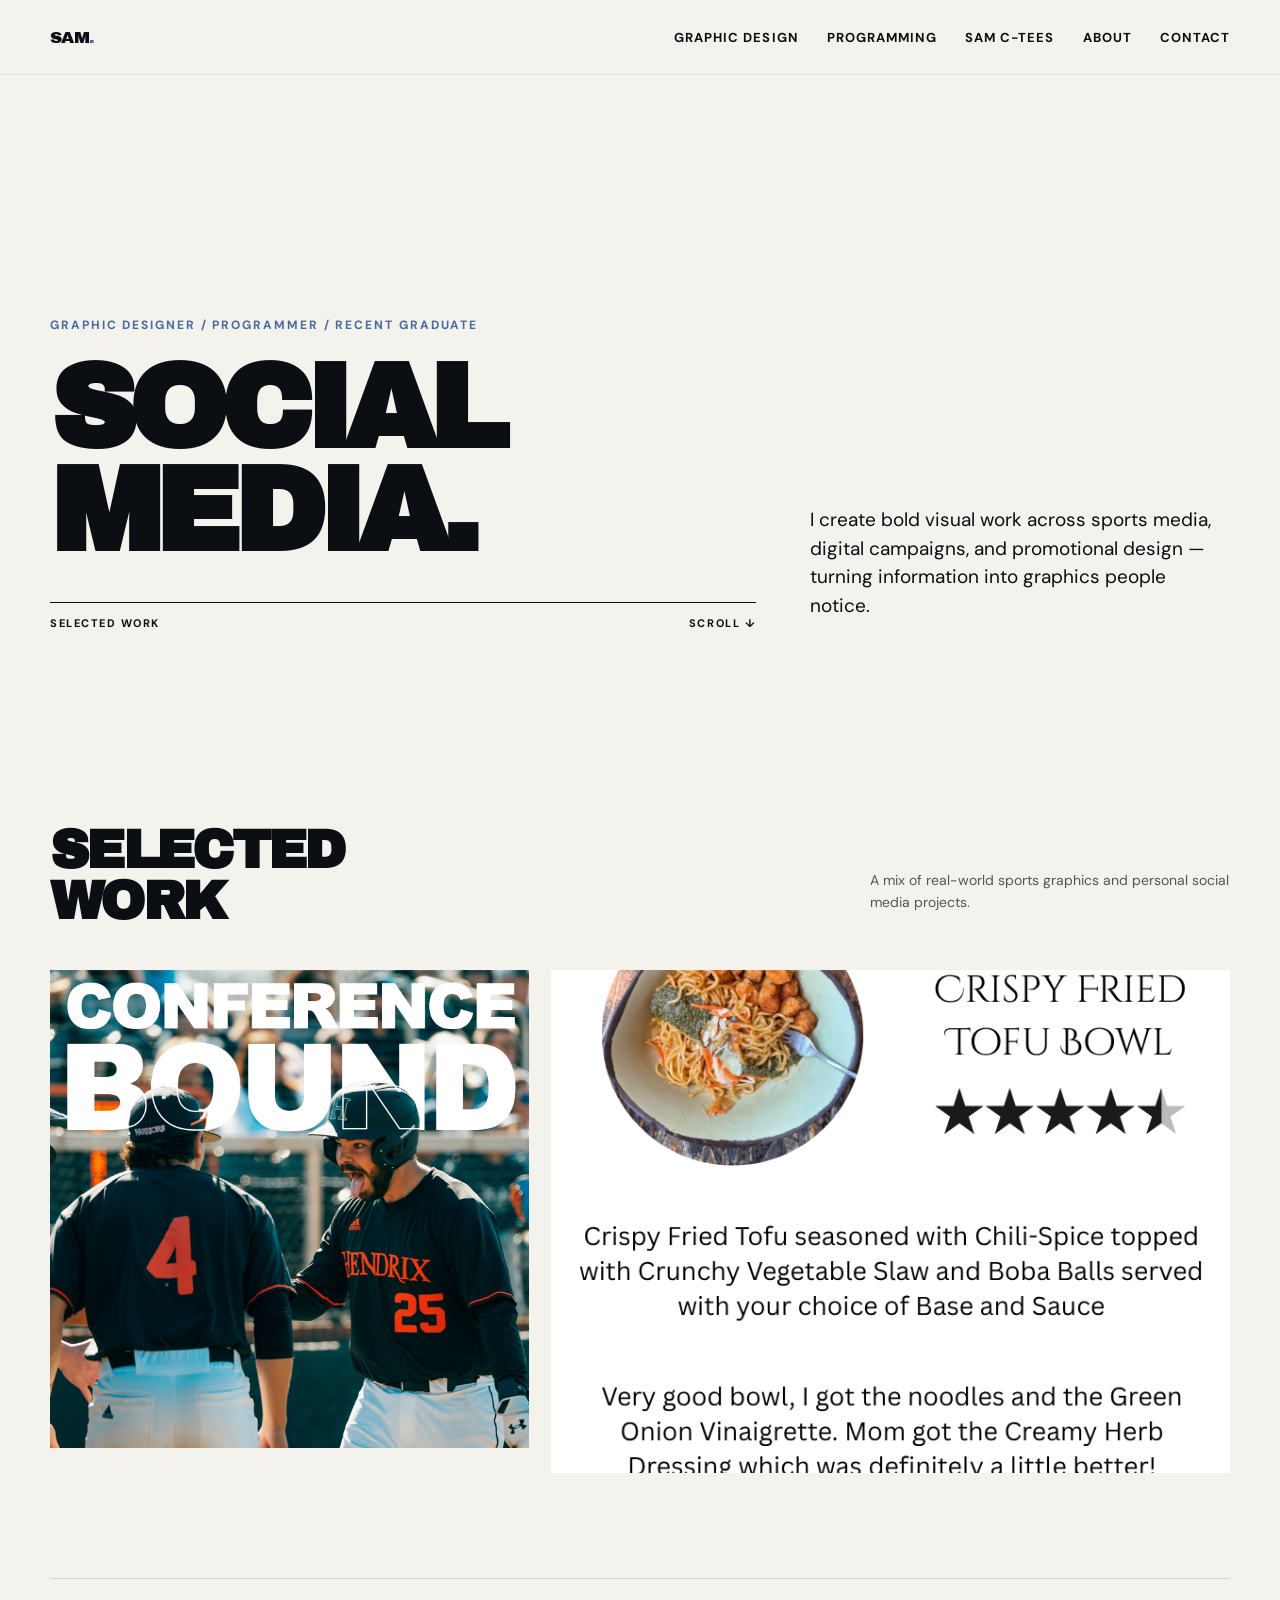
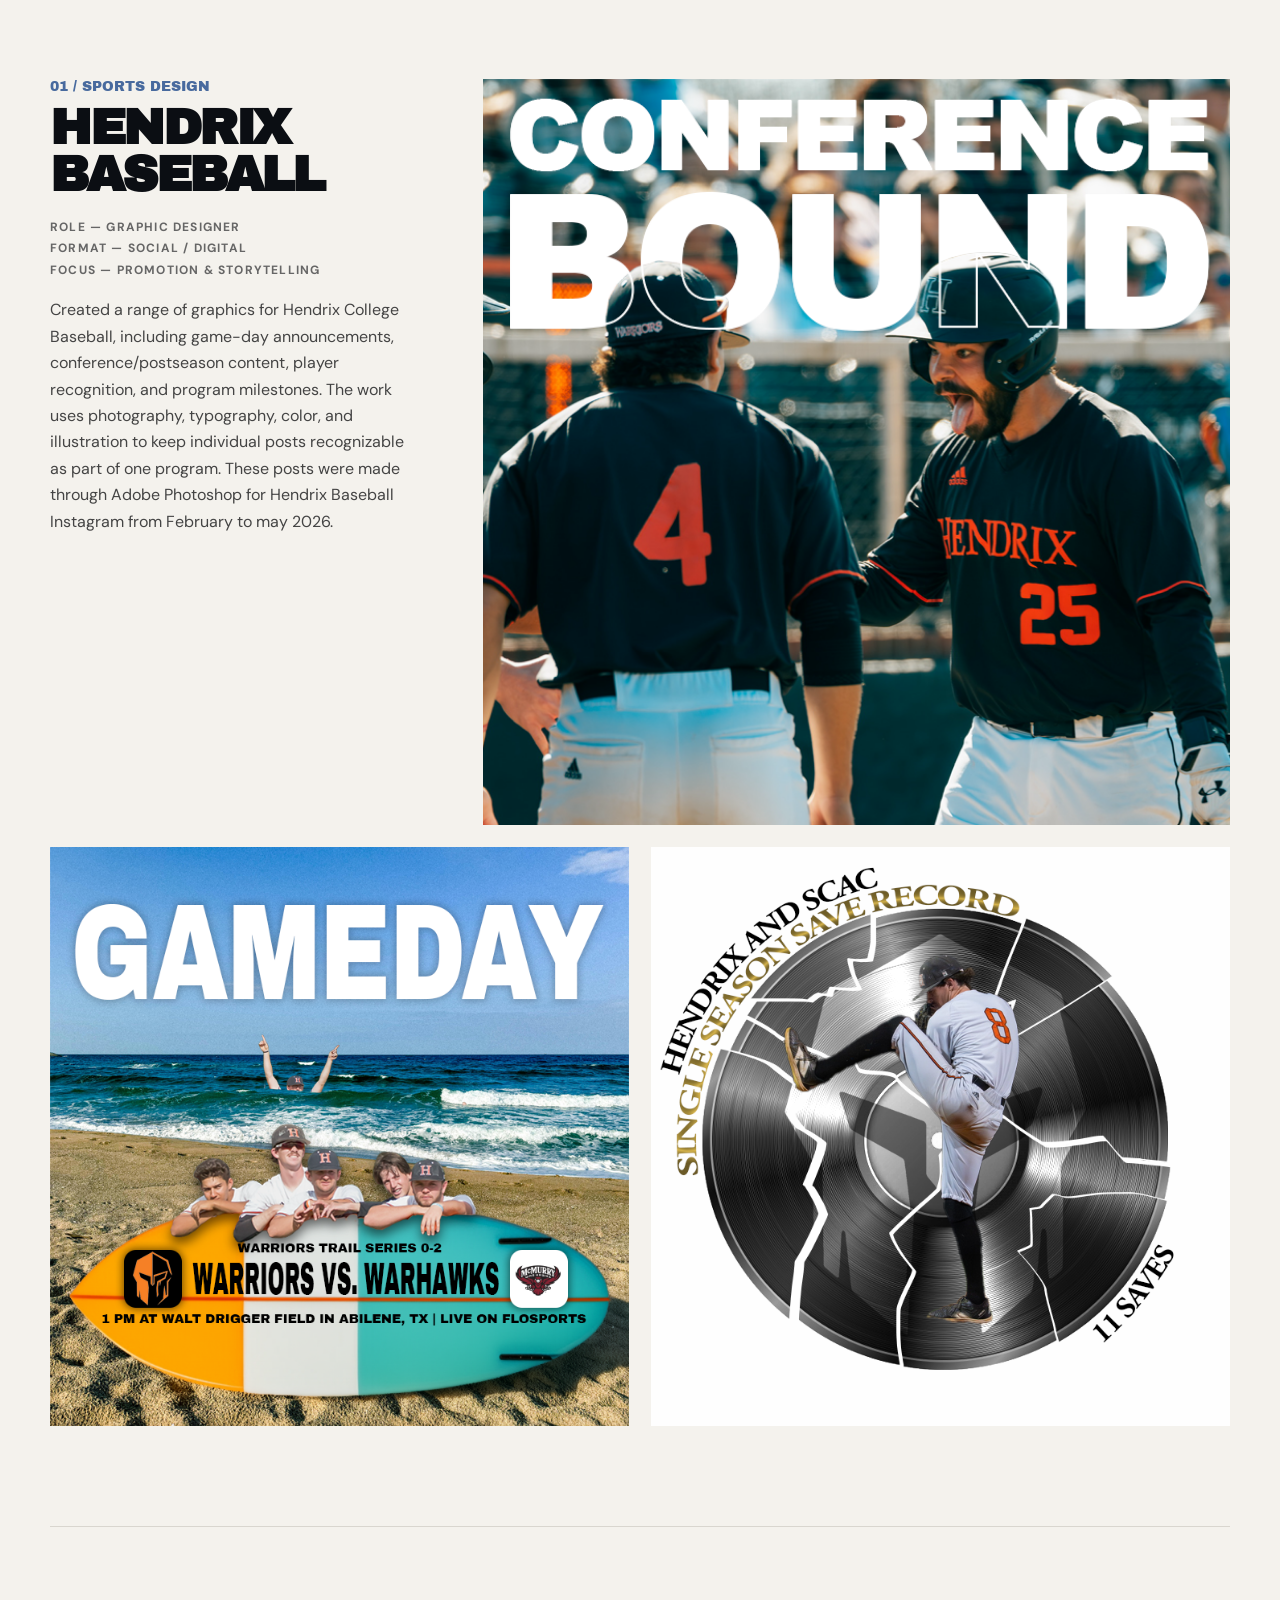
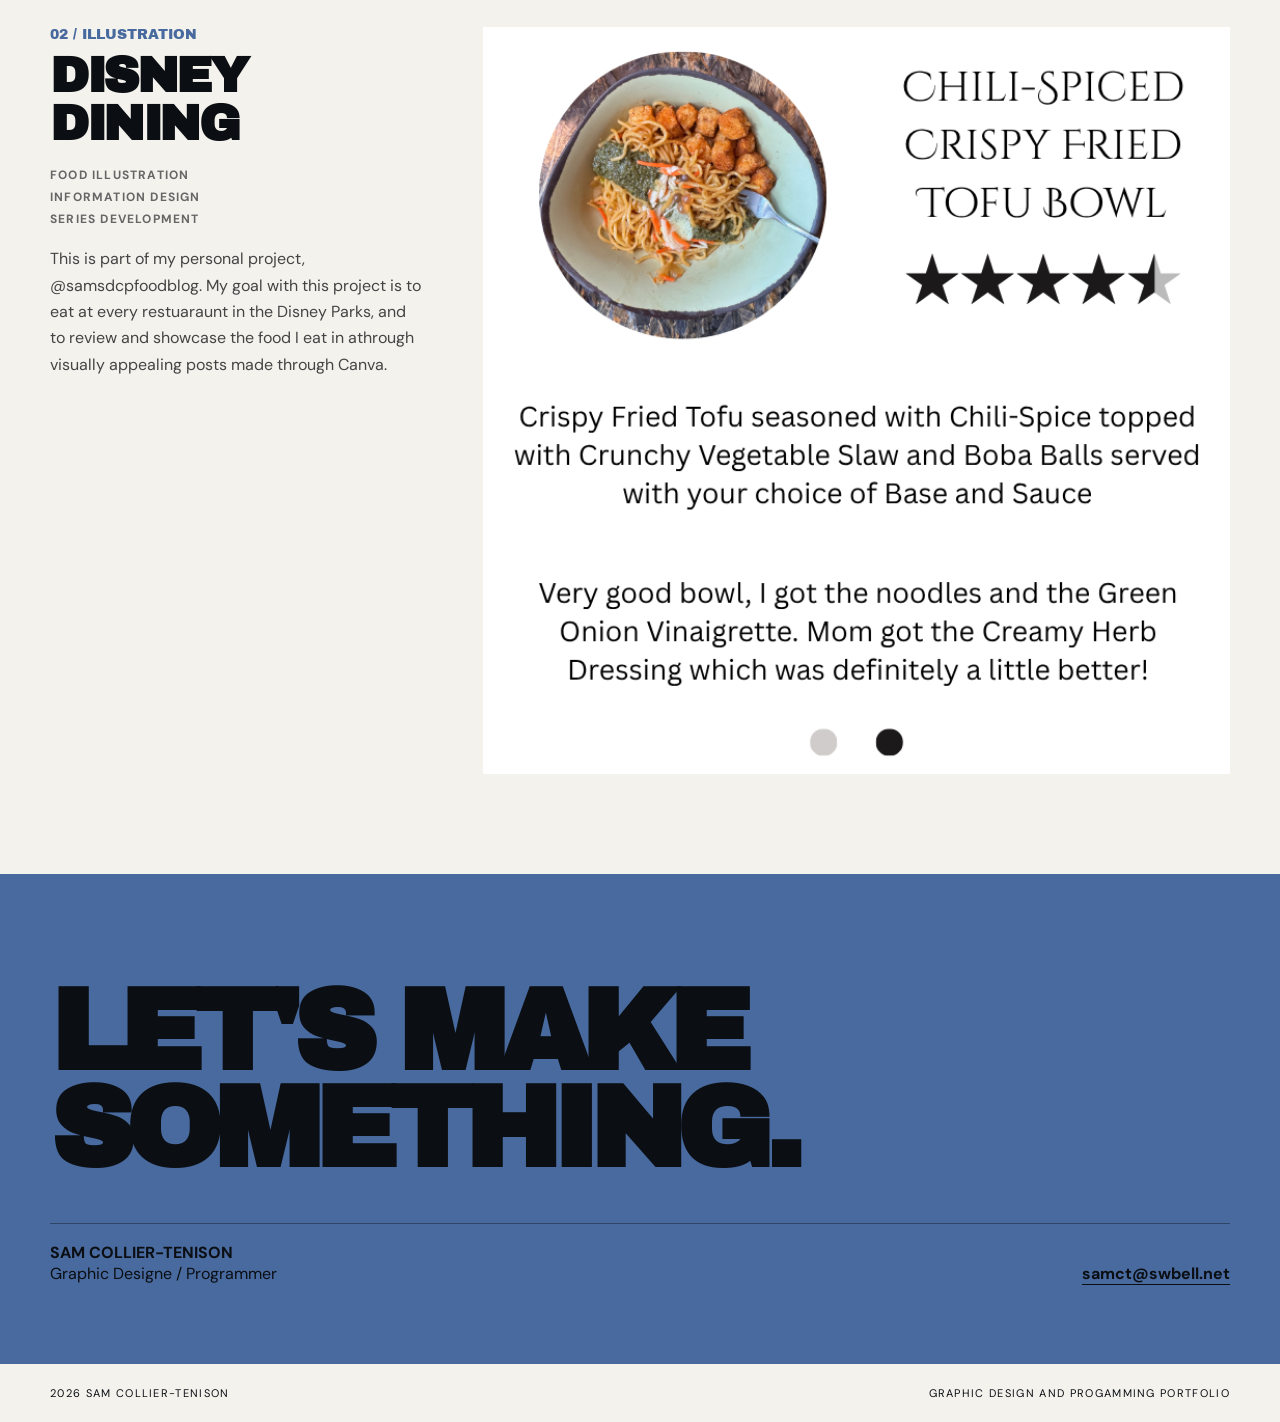
<file: socialmedia.html>
<!doctype html>
<html lang="en">
  <head>
    <meta charset="utf-8">
    <meta name="viewport" content="width=device-width, initial-scale=1">
  
    <link rel="stylesheet" href="style.css">
  
    <title>Sam Collier-Tenison — Graphic Designer</title>
    <meta name="description" content="Portfolio of Sam Collier-Tenison — graphic design, sports graphics, digital campaigns, print and illustration.">
  </head>
<body>
  <nav>
    <div class="container nav-inner">
      <a class="logo" href="index.html">SAM<span>.</span></a>
      <button class="menu-toggle" type="button" aria-label="Open navigation" aria-expanded="false" aria-controls="mobile-nav">
      <span></span><span></span><span></span>
    </button>
    <div class="nav-links" id="mobile-nav">
        <a href="graphicdesign.html">Graphic Design</a>
        <a href="programming.html">Programming</a>
        <a href="samctees.html">Sam C-Tees</a>
        <a href="index.html#about">About</a>
        <a href="#contact">Contact</a>
      </div>
    </div>
  </nav>
<header class="container hero">
  <div>
    <div class="kicker">Graphic Designer / Programmer / Recent Graduate</div>
    <h1>SOCIAL<br>MEDIA.</h1>
    <div class="hero-rule"></div>
    <div class="scroll"><span>Selected work</span><span>Scroll ↓</span></div>
  </div>
  <p class="hero-copy">I create bold visual work across sports media, digital campaigns, and promotional design — turning information into graphics people notice.</p>
</header>

<section id="work" class="section container">
  <div class="section-head">
    <h2 class="section-title">SELECTED<br>WORK</h2>
    <p class="section-note">A mix of real-world sports graphics and personal social media projects.</p>
  </div>
  <div class="work-grid">
    <a class="card" href="#baseball"><img src="assets/conference.png" alt="Hendrix baseball Conference Bound graphic"><div class="card-info"><div><div class="card-title">Hendrix Baseball</div><div class="card-type">Sports / Social Media</div></div><span class="arrow">↗</span></div></a>
    <a class="card" href="#dining"><img src="assets/dining.png" alt="Disney dining illustration series"><div class="card-info"><div><div class="card-title">Disney Dining</div><div class="card-type">Illustration / Information Design</div></div><span class="arrow">↗</span></div></a>
  </div>
</section>

<section id="baseball" class="project container">
  <div class="project-grid">
    <div>
      <div class="project-number">01 / SPORTS DESIGN</div>
      <h2>HENDRIX<br>BASEBALL</h2>
      <div class="project-meta">Role — Graphic Designer<br>Format — Social / Digital<br>Focus — Promotion & Storytelling</div>
      <p>Created a range of graphics for Hendrix College Baseball, including game-day announcements, conference/postseason content, player recognition, and program milestones. The work uses photography, typography, color, and illustration to keep individual posts recognizable as part of one program. These posts were made through Adobe Photoshop for <a href="https://instagram.com/drixbaseball" target="_blank">Hendrix Baseball Instagram</a> from February to may 2026.     </p>
    </div>
    <div class="project-image"><img src="assets/conference.png" alt="Conference Bound graphic"></div>
  </div>
  <div style="margin-top:22px;display:grid;grid-template-columns:1fr 1fr;gap:22px">
    <div class="project-image"><img src="assets/gameday.png" alt="Game Day graphic"></div>
    <div class="project-image"><img src="assets/record.png" alt="Save record graphic"></div>
  </div>
</section>

<section id="dining" class="project container">
  <div class="project-grid">
    <div><div class="project-number">02 / ILLUSTRATION</div><h2>DISNEY<br>DINING</h2><div class="project-meta">Food Illustration<br>Information Design<br>Series Development</div><p>This is part of my personal project, <a href="https://instagram.com/samsdcpfoodblog/" target="_blank">@samsdcpfoodblog</a>. My goal with this project is to eat at every restuaraunt in the Disney Parks, and to review and showcase the food I eat in athrough visually appealing posts made through Canva.</p></div>
    <div class="project-image"><img src="assets/dining.png" alt="Disney dining illustration series"></div>
  </div>
</section>

<section id="contact" class="contact">
  <div class="container">
    <h2>LET'S MAKE<br>SOMETHING.</h2>
    <div class="contact-row">
      <div><strong>SAM COLLIER-TENISON</strong><br>Graphic Designe / Programmer</div>
      <div><a href="mailto:samct@swbell.net">samct@swbell.net</a></div>
    </div>
  </div>
</section>
<footer class="container"><span>2026 Sam Collier-Tenison</span><span>Graphic Design and Progamming Portfolio</span></footer>

<script>
const menuButton = document.querySelector('.menu-toggle');
const mobileNav = document.querySelector('.nav-links');

if (menuButton && mobileNav) {
  menuButton.addEventListener('click', () => {
    const isOpen = mobileNav.classList.toggle('is-open');
    menuButton.classList.toggle('is-open', isOpen);
    menuButton.setAttribute('aria-expanded', isOpen);
    menuButton.setAttribute('aria-label', isOpen ? 'Close navigation' : 'Open navigation');
  });

  mobileNav.querySelectorAll('a').forEach(link => {
    link.addEventListener('click', () => {
      mobileNav.classList.remove('is-open');
      menuButton.classList.remove('is-open');
      menuButton.setAttribute('aria-expanded', 'false');
      menuButton.setAttribute('aria-label', 'Open navigation');
    });
  });
}
</script>
</body>
</html>
</file>
<file: style.css>
@import url('https://fonts.googleapis.com/css2?family=Archivo+Black&family=DM+Sans:wght@400;500;600;700&display=swap');

/* =========================================================
   SAM COLLIER-TENISON PORTFOLIO
   Shared stylesheet for all portfolio pages
   ========================================================= */

/* ---------- GLOBAL ---------- */

:root{
  --ink:#0b0e13;
  --paper:#f4f2ed;
  --muted:#85898f;
  --line:#d9d6cf;
  --accent:#486a9e;
  --white:#fff;
  --max:1180px;
}

*{
  box-sizing:border-box;
}

html{
  scroll-behavior:smooth;
}

body{
  margin:0;
  background:var(--paper);
  color:var(--ink);
  font-family:"DM Sans",Arial,sans-serif;
}

a{
  color:inherit;
  text-decoration:none;
}

img{
  display:block;
  max-width:100%;
}

.container{
  width:min(var(--max),calc(100% - 48px));
  margin:auto;
}


/* ---------- NAVIGATION ---------- */

nav{
  position:fixed;
  z-index:20;
  top:0;
  left:0;
  right:0;
  background:rgba(244,242,237,.88);
  backdrop-filter:blur(14px);
  border-bottom:1px solid rgba(11,14,19,.08);
}

.nav-inner{
  height:74px;
  display:flex;
  align-items:center;
  justify-content:space-between;
}

.logo{
  font-family:"Archivo Black",sans-serif;
  font-size:17px;
  letter-spacing:-.03em;
}

.logo span{
  color:var(--accent);
}

.nav-links{
  display:flex;
  gap:28px;
  font-size:13px;
  font-weight:700;
  text-transform:uppercase;
  letter-spacing:.08em;
}

/* Hamburger is hidden on desktop */
.menu-toggle{
  display:none;
  width:42px;
  height:42px;
  padding:8px;
  border:0;
  background:transparent;
  cursor:pointer;
  z-index:30;
}

.menu-toggle span{
  display:block;
  width:25px;
  height:2px;
  margin:5px auto;
  background:var(--ink);
  transition:transform .25s ease,opacity .25s ease;
}


/* ---------- HERO ---------- */

.hero{
  padding:155px 0 90px;
  min-height:720px;
  display:grid;
  grid-template-columns:1.25fr .75fr;
  gap:50px;
  align-items:end;
}

.kicker{
  font-size:12px;
  font-weight:700;
  letter-spacing:.16em;
  text-transform:uppercase;
  color:var(--accent);
  margin-bottom:24px;
}

h1{
  font-family:"Archivo Black",sans-serif;
  font-size:clamp(60px,9.3vw,132px);
  line-height:.86;
  letter-spacing:-.065em;
  margin:0;
  max-width:900px;
}

/* Used by the Programming and Sam C-Tees pages */
h4{
  font-family:"Archivo Black",sans-serif;
  font-size:82px;
  line-height:.86;
  letter-spacing:-.065em;
  margin:0;
  max-width:900px;
}

.hero-copy{
  font-size:19px;
  line-height:1.5;
  max-width:420px;
  margin:0 0 10px auto;
}

.hero-rule{
  height:1px;
  background:var(--ink);
  margin-top:40px;
  width:100%;
}

.scroll{
  display:flex;
  justify-content:space-between;
  margin-top:13px;
  font-size:11px;
  text-transform:uppercase;
  letter-spacing:.14em;
  font-weight:700;
}


/* ---------- GENERAL SECTIONS ---------- */

.section{
  padding:105px 0;
}

.section-head{
  display:flex;
  justify-content:space-between;
  align-items:end;
  gap:30px;
  margin-bottom:42px;
}

.section-title{
  font-family:"Archivo Black";
  font-size:54px;
  letter-spacing:-.05em;
  margin:0;
  line-height:.95;
}

.section-note{
  max-width:360px;
  font-size:14px;
  line-height:1.55;
  color:#555;
}


/* ---------- PORTFOLIO CARDS ---------- */

.work-grid{
  display:grid;
  grid-template-columns:repeat(12,1fr);
  gap:22px;
}

.card{
  position:relative;
  overflow:hidden;
  background:#ddd;
  min-height:360px;
}

.card img{
  width:100%;
  height:100%;
  object-fit:cover;
  transition:transform .6s cubic-bezier(.2,.7,.2,1);
}

.card:hover img{
  transform:scale(1.035);
}

/* Desktop card layout */
.card:nth-child(1){
  grid-column:span 5;
  aspect-ratio:1;
}

.card:nth-child(2){
  grid-column:span 7;
  aspect-ratio:1.35;
}

.card:nth-child(3){
  grid-column:span 7;
  aspect-ratio:1.35;
}

.card:nth-child(4){
  grid-column:span 5;
  aspect-ratio:1;
}

.card:nth-child(5){
  grid-column:span 5;
  aspect-ratio:1;
}

.card:nth-child(6){
  grid-column:span 7;
  aspect-ratio:1.35;
}

.card:nth-child(7){
  grid-column:span 7;
  aspect-ratio:1.35;
}

.card:nth-child(8){
  grid-column:span 5;
  aspect-ratio:1;
}

.card:nth-child(9){
  grid-column:span 5;
  aspect-ratio:1;
}

.card:nth-child(10){
  grid-column:span 7;
  aspect-ratio:1.35;
}

.card:nth-child(11){
  grid-column:span 7;
  aspect-ratio:1.35;
}

.card:nth-child(12){
  grid-column:span 5;
  aspect-ratio:1;
}

.card-info{
  position:absolute;
  left:18px;
  right:18px;
  bottom:18px;
  padding:15px 16px;
  background:rgba(11,14,19,.88);
  color:white;
  display:flex;
  justify-content:space-between;
  align-items:center;
  gap:20px;
  transform:translateY(calc(100% + 18px));
  transition:.35s ease;
}

.card:hover .card-info{
  transform:translateY(0);
}

.card-title{
  font-weight:700;
  font-size:15px;
}

.card-type{
  font-size:11px;
  text-transform:uppercase;
  letter-spacing:.12em;
  color:#bbb;
}

.arrow{
  font-size:20px;
  color:var(--accent);
}


/* ---------- ABOUT ---------- */

.about{
  background:var(--ink);
  color:var(--white);
}

.about .section-title{
  color:var(--white);
}

.about-grid{
  display:grid;
  grid-template-columns:1fr 1fr;
  gap:70px;
}

.about p{
  font-size:22px;
  line-height:1.45;
  margin:0;
}

.details{
  display:grid;
  grid-template-columns:1fr 1fr;
  gap:25px;
  border-top:1px solid #343941;
  padding-top:25px;
}

.detail h3{
  font-size:11px;
  text-transform:uppercase;
  letter-spacing:.14em;
  color:#8e949d;
  margin:0 0 9px;
}

.detail p{
  font-size:15px;
  margin:0;
  line-height:1.5;
}


/* ---------- PROJECTS ---------- */

.project{
  padding:100px 0;
  border-top:1px solid var(--line);
}

.project-grid{
  display:grid;
  grid-template-columns:1fr 2fr;
  gap:60px;
  align-items:start;
}

.project-number{
  font-family:"Archivo Black";
  font-size:14px;
  color:var(--accent);
}

.project h2{
  font-family:"Archivo Black";
  font-size:50px;
  letter-spacing:-.05em;
  line-height:.95;
  margin:10px 0 18px;
}

.project-meta{
  font-size:12px;
  text-transform:uppercase;
  letter-spacing:.1em;
  font-weight:700;
  line-height:1.8;
  color:#666;
}

.project p{
  font-size:16px;
  line-height:1.65;
  color:#444;
  max-width:420px;
}

.project-image{
  background:#ddd;
  overflow:hidden;
}

.project-image img{
  width:100%;
}


/* ---------- PROGRAMMING PAGE ---------- */

.hockey-image{
  background:#ddd;
  overflow:hidden;
}

.hockey-image img{
  width:270px;
}

.hockey{
  display:flex;
  justify-content:center;
  align-items:center;
}


/* ---------- CONTACT ---------- */

.contact{
  padding:110px 0 80px;
  background:var(--accent);
  color:var(--ink);
}

.contact h2{
  font-family:"Archivo Black";
  font-size:clamp(58px,9vw,125px);
  line-height:.84;
  letter-spacing:-.07em;
  margin:0 0 45px;
}

.contact-row{
  display:flex;
  justify-content:space-between;
  align-items:end;
  border-top:1px solid rgba(11,14,19,.4);
  padding-top:18px;
}

.contact-row a{
  font-weight:700;
  text-decoration:underline;
  text-underline-offset:5px;
}


/* ---------- FOOTER ---------- */

footer{
  padding:22px 0;
  font-size:11px;
  text-transform:uppercase;
  letter-spacing:.12em;
  display:flex;
  justify-content:space-between;
}


/* =========================================================
   MOBILE
   Consistent layout across every portfolio page
   ========================================================= */

@media (max-width:800px){

  /* ---------- GLOBAL ---------- */

  .container{
    width:calc(100% - 32px);
    max-width:none;
  }

  body{
    overflow-x:hidden;
  }


  /* ---------- NAVIGATION ---------- */

  nav{
    height:62px;
  }

  .nav-inner{
    height:62px;
  }

  .logo{
    font-size:17px;
  }

  .menu-toggle{
    display:block;
  }

  .nav-links{
    position:absolute;
    top:62px;
    left:0;
    right:0;

    display:flex;
    flex-direction:column;
    gap:0;

    background:rgba(244,242,237,.98);
    backdrop-filter:blur(14px);

    border-bottom:1px solid rgba(11,14,19,.1);

    max-height:0;
    overflow:hidden;

    transition:max-height .3s ease;
  }

  .nav-links a{
    display:block;
    padding:17px 24px;

    font-size:12px;
    letter-spacing:.1em;

    border-top:1px solid rgba(11,14,19,.08);
  }

  .nav-links.is-open {
    max-height: 420px;
  }
  
  /* Hamburger -> X */
  
  .menu-toggle.is-open span:nth-child(1) {
    transform: translateY(7px) rotate(45deg);
  }
  
  .menu-toggle.is-open span:nth-child(2) {
    opacity: 0;
  }
  
  .menu-toggle.is-open span:nth-child(3) {
    transform: translateY(-7px) rotate(-45deg);
  }

  /* ---------- HERO ---------- */

  .hero{
    padding:115px 0 65px;
    min-height:auto;
    display:block;
  }

  .kicker{
    font-size:10px;
    letter-spacing:.14em;
    margin-bottom:18px;
  }

  h1,
  h4{
    font-size:clamp(54px,17vw,92px);
    line-height:.88;
    letter-spacing:-.06em;
    max-width:100%;
  }

  .hero-copy{
    max-width:100%;
    margin:30px 0 0;
    font-size:17px;
    line-height:1.5;
  }

  .hero-rule{
    margin-top:32px;
  }

  .scroll{
    margin-top:12px;
    font-size:9px;
    letter-spacing:.12em;
  }


  /* ---------- SECTIONS ---------- */

  .section{
    padding:70px 0;
  }

  .section-head{
    display:block;
    margin-bottom:30px;
  }

  .section-title{
    font-size:clamp(40px,12vw,58px);
    line-height:.92;
  }

  .section-note{
    max-width:100%;
    margin-top:18px;
    font-size:14px;
    line-height:1.5;
  }


  /* ---------- WORK GRID ---------- */

  .work-grid{
    display:grid;
    grid-template-columns:1fr;
    gap:16px;
  }

  .card,
  .card:nth-child(1),
  .card:nth-child(2),
  .card:nth-child(3),
  .card:nth-child(4),
  .card:nth-child(5),
  .card:nth-child(6),
  .card:nth-child(7),
  .card:nth-child(8),
  .card:nth-child(9),
  .card:nth-child(10),
  .card:nth-child(11),
  .card:nth-child(12){
    grid-column:1;
    width:100%;
    aspect-ratio:4 / 3;
    min-height:0;
    margin-bottom:0;
  }

  .card img{
    width:100%;
    height:100%;
    object-fit:cover;
  }

  /* Always show project info on touchscreens */

  .card-info{
    left:12px;
    right:12px;
    bottom:12px;
    padding:13px 14px;
    transform:none;
    opacity:1;
  }

  .card-title{
    font-size:14px;
  }

  .card-type{
    font-size:9px;
  }

  .arrow{
    font-size:18px;
  }


  /* ---------- ABOUT ---------- */

  .about{
    padding:70px 0;
  }

  .about-grid{
    display:grid;
    grid-template-columns:1fr;
    gap:35px;
  }

  .about p{
    font-size:18px;
    line-height:1.5;
  }

  .details{
    grid-template-columns:1fr 1fr;
    gap:22px;
    padding-top:22px;
  }

  .detail h3{
    font-size:9px;
  }

  .detail p{
    font-size:14px;
    line-height:1.45;
  }


  /* ---------- PROJECTS ---------- */

  .project{
    padding:70px 0;
  }

  .project-grid{
    display:grid;
    grid-template-columns:1fr;
    gap:30px;
  }

  .project-number{
    font-size:12px;
  }

  .project h2{
    font-size:clamp(40px,12vw,58px);
    line-height:.9;
    margin:10px 0 18px;
  }

  .project-meta{
    font-size:10px;
    line-height:1.7;
  }

  .project p{
    max-width:100%;
    font-size:15px;
    line-height:1.6;
  }

  .project-image{
    width:100%;
    overflow:hidden;
  }

  .project-image img{
    width:100%;
    height:auto;
    display:block;
  }

  /* Programming page phone image */
  .hockey{
    width:100%;
  }

  .hockey img{
    width:auto;
    max-width:100%;
    height:auto !important;
  }

  /* Image rows written inline in the HTML */
  .project > div[style*="grid"]{
    display:grid !important;
    grid-template-columns:1fr !important;
    gap:16px !important;
    margin-top:16px !important;
  }


  /* ---------- CONTACT ---------- */

  .contact{
    padding:75px 0;
  }

  .contact h2{
    font-size:clamp(48px,15vw,78px);
    line-height:.9;
    letter-spacing:-.06em;
  }

  .contact-row{
    display:flex;
    flex-direction:column;
    align-items:flex-start;
    gap:18px;
    margin-top:35px;
  }


  /* ---------- FOOTER ---------- */

  footer{
    display:flex;
    flex-direction:column;
    gap:8px;
    padding-top:25px;
    padding-bottom:25px;
    font-size:10px;
    line-height:1.4;
  }
}


/* ---------- OPTIONAL SMALL-PHONE ADJUSTMENT ---------- */

@media (max-width:420px){

  .container{
    width:calc(100% - 28px);
  }

  .hero{
    padding-top:105px;
  }

  .section{
    padding:60px 0;
  }

  .project{
    padding:60px 0;
  }

  .details{
    grid-template-columns:1fr;
    gap:18px;
  }

  .card-info{
    left:10px;
    right:10px;
    bottom:10px;
  }
}
</file>
